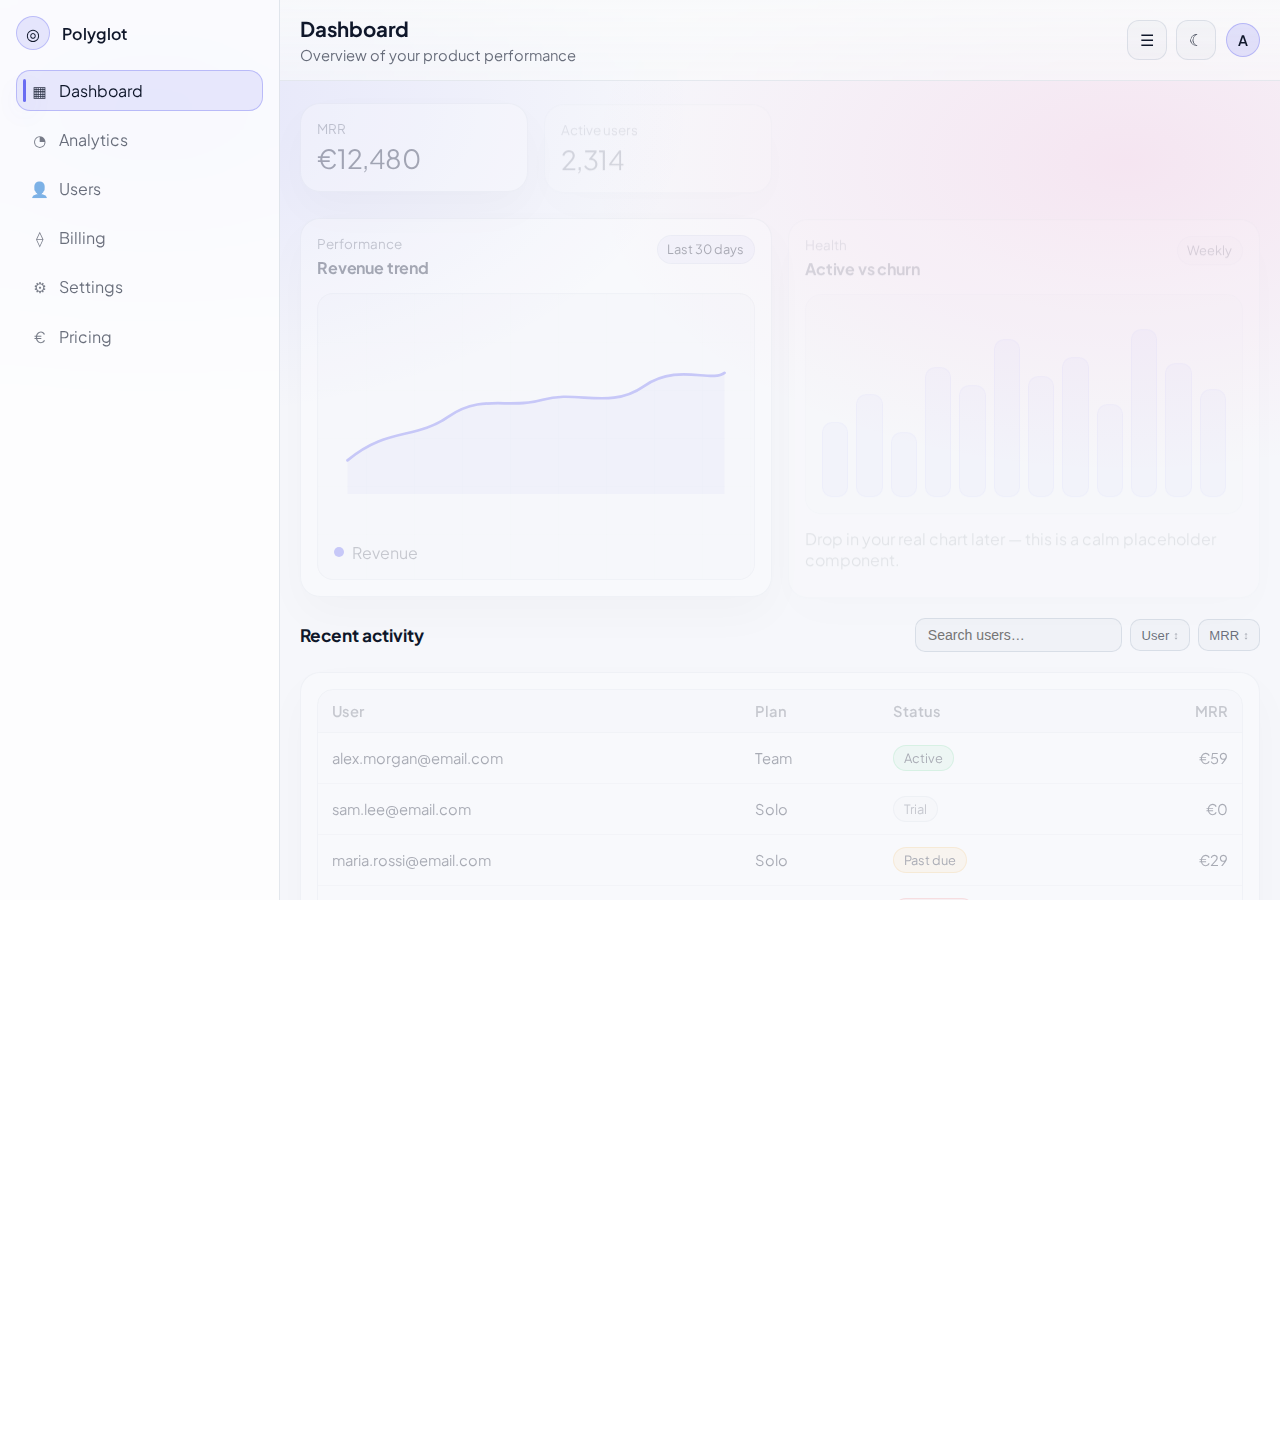
<file: index.html>
<!doctype html>
<html lang="en">
  <head>
    <meta charset="UTF-8" />
    <meta name="viewport" content="width=device-width, initial-scale=1.0" />
    <title>Polyglot Dashboard Kit</title>

    <!-- Instant redirect to the actual entry page -->
    <meta http-equiv="refresh" content="0; url=/src/dashboard.html" />

    <!-- Nice fallback for browsers that block refresh -->
    <link rel="canonical" href="/src/dashboard.html" />
  </head>

  <body>
    <p>
      Redirecting… If nothing happens,
      <a href="/src/dashboard.html">open the dashboard</a>.
    </p>
  </body>
</html>
</file>
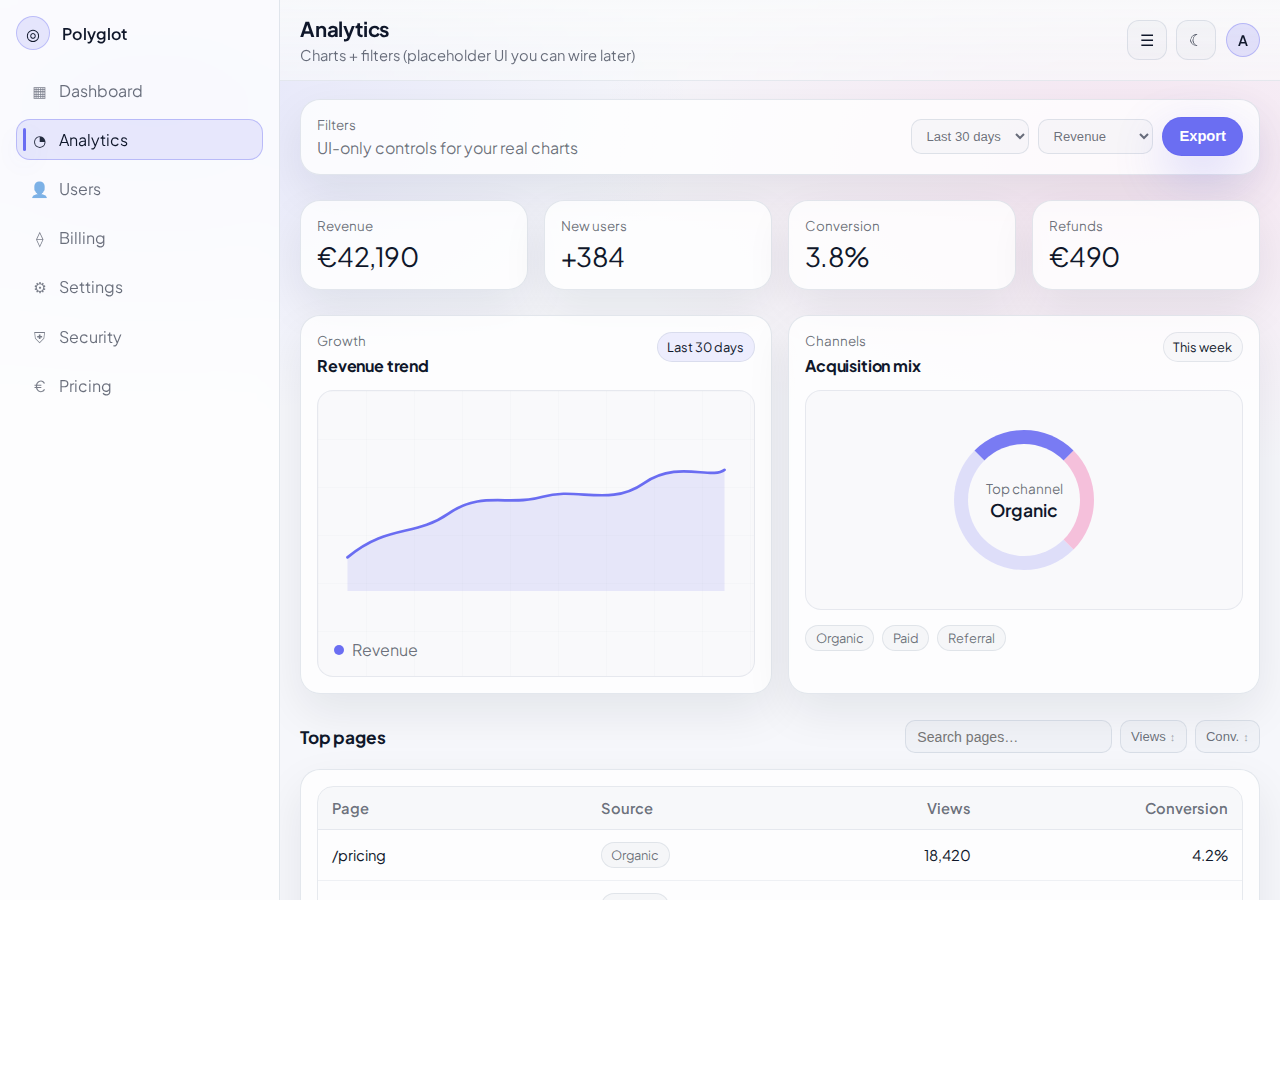
<file: src/analytics.html>
<!DOCTYPE html>
<html lang="en">
<head>
  <meta charset="UTF-8" />
  <meta name="viewport" content="width=device-width, initial-scale=1.0" />
  <title>Analytics · Polyglot Dashboard Kit</title>

  <link rel="preconnect" href="https://fonts.googleapis.com" />
  <link rel="preconnect" href="https://fonts.gstatic.com" crossorigin />
  <link
    href="https://fonts.googleapis.com/css2?family=Plus+Jakarta+Sans:wght@400;500;600;700&display=swap"
    rel="stylesheet"
  />

  <link rel="stylesheet" href="../style.css" />
  <script src="./main.js" defer></script>
</head>

<body class="page" data-sidebar="expanded" data-nav="closed">
  <div class="app-layout">

    <!-- SIDEBAR -->
    <aside class="sidebar">
      <div class="sidebar-header">
        <span class="logo-mark">◎</span>
        <span class="sidebar-title">Polyglot</span>
      </div>

      <nav class="sidebar-nav">
        <a class="nav-item" data-label="Dashboard" href="./dashboard.html">
          <span class="nav-icon" aria-hidden="true">▦</span>
          <span class="nav-label">Dashboard</span>
        </a>
        <a class="nav-item active" data-label="Analytics" href="./analytics.html">
          <span class="nav-icon" aria-hidden="true">◔</span>
          <span class="nav-label">Analytics</span>
        </a>
        <a class="nav-item" data-label="Users" href="./users.html">
          <span class="nav-icon" aria-hidden="true">👤</span>
          <span class="nav-label">Users</span>
        </a>
        <a class="nav-item" data-label="Billing" href="./billing.html">
          <span class="nav-icon" aria-hidden="true">⟠</span>
          <span class="nav-label">Billing</span>
        </a>
        <a class="nav-item" data-label="Settings" href="./settings.html">
          <span class="nav-icon" aria-hidden="true">⚙</span>
          <span class="nav-label">Settings</span>
        </a>
        <a class="nav-item" data-label="Security" href="./settings-security.html">
          <span class="nav-icon" aria-hidden="true">⛨</span>
          <span class="nav-label">Security</span>
        </a>
        <a class="nav-item" data-label="Pricing" href="./pricing.html">
          <span class="nav-icon" aria-hidden="true">€</span>
          <span class="nav-label">Pricing</span>
        </a>
      </nav>
    </aside>

    <!-- MOBILE OVERLAY -->
    <div class="overlay" data-overlay></div>

    <!-- MAIN -->
    <div class="app-main">

      <header class="app-header">
        <div>
          <h1 class="page-title">Analytics</h1>
          <p class="page-subtitle">Charts + filters (placeholder UI you can wire later)</p>
        </div>

        <div class="app-actions">
          <button class="sidebar-toggle" type="button" aria-label="Toggle sidebar" data-sidebar-toggle>
            <span class="sidebar-toggle-icon">☰</span>
          </button>

          <button class="theme-toggle" type="button" aria-label="Toggle theme" data-theme-toggle>
            <span class="theme-toggle-icon">☾</span>
          </button>

          <div class="avatar">A</div>
        </div>
      </header>

      <main class="app-content">

        <!-- FILTER BAR -->
        <section class="content-section">
          <div class="card reveal analytics-filterbar">
            <div class="analytics-filterbar-left">
              <p class="card-label" style="margin:0;">Filters</p>
              <p class="muted" style="margin:0;">UI-only controls for your real charts</p>
            </div>

            <div class="analytics-filterbar-right">
              <select class="table-sort" aria-label="Range" data-analytics-range>
                <option value="7">Last 7 days</option>
                <option value="30" selected>Last 30 days</option>
                <option value="90">Last 90 days</option>
              </select>

              <select class="table-sort" aria-label="Metric" data-analytics-metric>
                <option value="revenue" selected>Revenue</option>
                <option value="active">Active users</option>
                <option value="churn">Churn</option>
              </select>

              <button class="button button--primary" type="button">Export</button>
            </div>
          </div>
        </section>

        <!-- KPI STRIP -->
        <section class="grid grid--4">
          <article class="card reveal">
            <p class="card-label">Revenue</p>
            <p class="card-value">€42,190</p>
          </article>
          <article class="card reveal reveal-delay-1">
            <p class="card-label">New users</p>
            <p class="card-value">+384</p>
          </article>
          <article class="card reveal reveal-delay-2">
            <p class="card-label">Conversion</p>
            <p class="card-value">3.8%</p>
          </article>
          <article class="card reveal reveal-delay-3">
            <p class="card-label">Refunds</p>
            <p class="card-value">€490</p>
          </article>
        </section>

        <!-- CHARTS -->
        <section class="grid grid--2">
          <article class="card reveal">
            <header class="card-header">
              <div>
                <p class="card-label">Growth</p>
                <h3 class="card-title">Revenue trend</h3>
              </div>
              <div class="chip" data-analytics-chip>Last 30 days</div>
            </header>

            <div class="chart">
              <div class="chart-grid"></div>
              <svg class="chart-svg" viewBox="0 0 600 220" aria-label="Chart placeholder" role="img">
                <path class="chart-line" d="M20,170 C80,120 120,140 170,105 C220,70 260,95 310,80 C360,65 410,95 460,60 C510,25 560,55 580,40" />
                <path class="chart-fill" d="M20,170 C80,120 120,140 170,105 C220,70 260,95 310,80 C360,65 410,95 460,60 C510,25 560,55 580,40 L580,220 L20,220 Z" />
              </svg>

              <div class="chart-legend">
                <span class="legend-dot"></span>
                <span class="muted" data-analytics-legend>Revenue</span>
              </div>
            </div>
          </article>

          <article class="card reveal reveal-delay-1">
            <header class="card-header">
              <div>
                <p class="card-label">Channels</p>
                <h3 class="card-title">Acquisition mix</h3>
              </div>
              <div class="chip chip--ghost">This week</div>
            </header>

            <div class="donut" aria-label="Donut placeholder" role="img">
              <div class="donut-ring"></div>
              <div class="donut-label">
                <p class="donut-title">Top channel</p>
                <p class="donut-value">Organic</p>
              </div>
            </div>

            <div class="donut-legend">
              <span class="pill">Organic</span>
              <span class="pill">Paid</span>
              <span class="pill">Referral</span>
            </div>
          </article>
        </section>

        <!-- TABLE -->
        <section class="content-section">
          <header class="section-header section-header--table">
            <h2 class="section-title">Top pages</h2>
            <div class="table-controls">
              <input type="search" class="table-search" placeholder="Search pages…" aria-label="Search pages" />
              <button class="table-sort" type="button">Views <span class="sort-indicator">↕</span></button>
              <button class="table-sort" type="button">Conv. <span class="sort-indicator">↕</span></button>
            </div>
          </header>

          <div class="card reveal">
            <div class="table-wrap">
              <table class="table">
                <thead>
                  <tr>
                    <th>Page</th>
                    <th>Source</th>
                    <th style="text-align:right;">Views</th>
                    <th style="text-align:right;">Conversion</th>
                  </tr>
                </thead>
                <tbody>
                  <tr>
                    <td>/pricing</td>
                    <td><span class="pill">Organic</span></td>
                    <td style="text-align:right;">18,420</td>
                    <td style="text-align:right;">4.2%</td>
                  </tr>
                  <tr>
                    <td>/docs</td>
                    <td><span class="pill">Referral</span></td>
                    <td style="text-align:right;">9,104</td>
                    <td style="text-align:right;">1.8%</td>
                  </tr>
                  <tr>
                    <td>/onboarding</td>
                    <td><span class="pill">Paid</span></td>
                    <td style="text-align:right;">6,220</td>
                    <td style="text-align:right;">3.1%</td>
                  </tr>
                  <tr>
                    <td>/dashboard</td>
                    <td><span class="pill">Direct</span></td>
                    <td style="text-align:right;">4,891</td>
                    <td style="text-align:right;">—</td>
                  </tr>
                </tbody>
              </table>
            </div>
          </div>
        </section>

      </main>
    </div>
  </div>
</body>
</html>
</file>
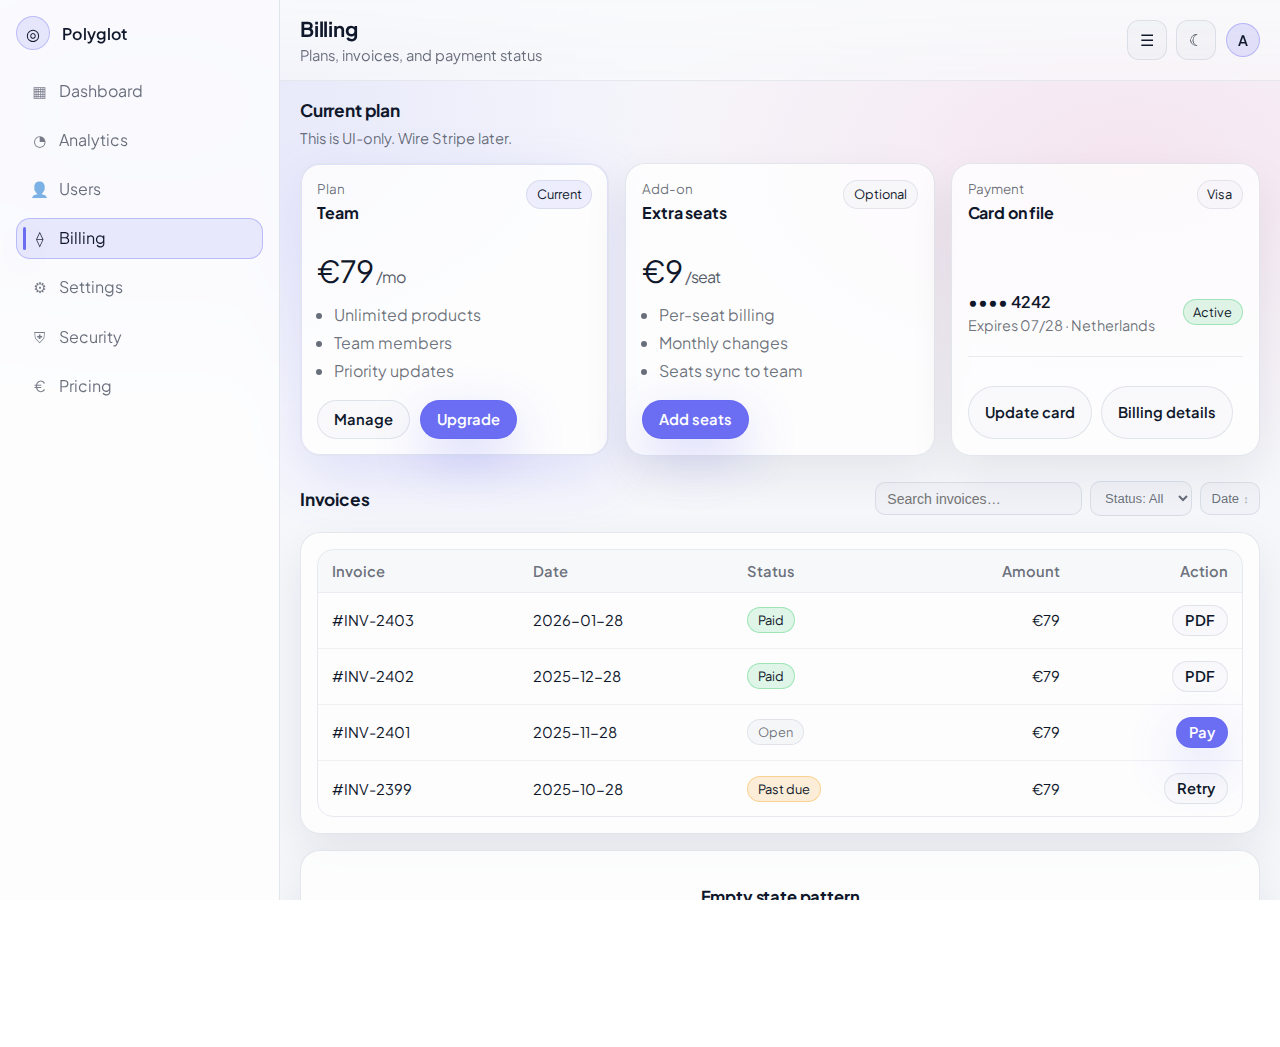
<file: src/billing.html>
<!DOCTYPE html>
<html lang="en">
<head>
  <meta charset="UTF-8" />
  <meta name="viewport" content="width=device-width, initial-scale=1.0" />
  <title>Billing · Polyglot Dashboard Kit</title>

  <link rel="preconnect" href="https://fonts.googleapis.com" />
  <link rel="preconnect" href="https://fonts.gstatic.com" crossorigin />
  <link
    href="https://fonts.googleapis.com/css2?family=Plus+Jakarta+Sans:wght@400;500;600;700&display=swap"
    rel="stylesheet"
  />

  <link rel="stylesheet" href="../style.css" />
  <script src="./main.js" defer></script>
</head>

<body class="page" data-sidebar="expanded" data-nav="closed">
  <div class="app-layout">

    <!-- SIDEBAR -->
    <aside class="sidebar">
      <div class="sidebar-header">
        <span class="logo-mark">◎</span>
        <span class="sidebar-title">Polyglot</span>
      </div>

      <nav class="sidebar-nav">
        <a class="nav-item" data-label="Dashboard" href="./dashboard.html">
          <span class="nav-icon" aria-hidden="true">▦</span>
          <span class="nav-label">Dashboard</span>
        </a>
        <a class="nav-item" data-label="Analytics" href="./analytics.html">
          <span class="nav-icon" aria-hidden="true">◔</span>
          <span class="nav-label">Analytics</span>
        </a>
        <a class="nav-item" data-label="Users" href="./users.html">
          <span class="nav-icon" aria-hidden="true">👤</span>
          <span class="nav-label">Users</span>
        </a>
        <a class="nav-item active" data-label="Billing" href="./billing.html">
          <span class="nav-icon" aria-hidden="true">⟠</span>
          <span class="nav-label">Billing</span>
        </a>
        <a class="nav-item" data-label="Settings" href="./settings.html">
          <span class="nav-icon" aria-hidden="true">⚙</span>
          <span class="nav-label">Settings</span>
        </a>
        <a class="nav-item" data-label="Security" href="./settings-security.html">
          <span class="nav-icon" aria-hidden="true">⛨</span>
          <span class="nav-label">Security</span>
        </a>
        <a class="nav-item" data-label="Pricing" href="./pricing.html">
          <span class="nav-icon" aria-hidden="true">€</span>
          <span class="nav-label">Pricing</span>
        </a>
      </nav>
    </aside>

    <!-- MOBILE OVERLAY -->
    <div class="overlay" data-overlay></div>

    <!-- MAIN -->
    <div class="app-main">
      <!-- TOP BAR -->
      <header class="app-header">
        <div>
          <h1 class="page-title">Billing</h1>
          <p class="page-subtitle">Plans, invoices, and payment status</p>
        </div>

        <div class="app-actions">
          <button class="sidebar-toggle" type="button" aria-label="Toggle sidebar" data-sidebar-toggle>
            <span class="sidebar-toggle-icon">☰</span>
          </button>

          <button class="theme-toggle" type="button" aria-label="Toggle theme" data-theme-toggle>
            <span class="theme-toggle-icon">☾</span>
          </button>

          <div class="avatar">A</div>
        </div>
      </header>

      <main class="app-content">

        <!-- PLAN OVERVIEW -->
        <section class="content-section">
          <header class="section-header">
            <h2 class="section-title">Current plan</h2>
            <p class="page-subtitle">This is UI-only. Wire Stripe later.</p>
          </header>

          <div class="grid grid--3">
            <article class="card reveal plan-card plan-card--current">
              <header class="card-header">
                <div>
                  <p class="card-label">Plan</p>
                  <h3 class="card-title">Team</h3>
                </div>
                <div class="chip">Current</div>
              </header>

              <p class="plan-price">€79<span class="plan-price-muted">/mo</span></p>
              <ul class="plan-list">
                <li>Unlimited products</li>
                <li>Team members</li>
                <li>Priority updates</li>
              </ul>

              <div class="plan-actions">
                <a class="button button--ghost" href="#">Manage</a>
                <a class="button button--primary" href="#">Upgrade</a>
              </div>
            </article>

            <article class="card reveal reveal-delay-1 plan-card">
              <header class="card-header">
                <div>
                  <p class="card-label">Add-on</p>
                  <h3 class="card-title">Extra seats</h3>
                </div>
                <div class="chip chip--ghost">Optional</div>
              </header>

              <p class="plan-price">€9<span class="plan-price-muted">/seat</span></p>
              <ul class="plan-list">
                <li>Per-seat billing</li>
                <li>Monthly changes</li>
                <li>Seats sync to team</li>
              </ul>

              <div class="plan-actions">
                <a class="button button--primary" href="#">Add seats</a>
              </div>
            </article>

            <article class="card reveal reveal-delay-2 plan-card">
              <header class="card-header">
                <div>
                  <p class="card-label">Payment</p>
                  <h3 class="card-title">Card on file</h3>
                </div>
                <div class="chip chip--ghost">Visa</div>
              </header>

              <div class="key-row" style="margin-top: 0.25rem;">
                <div>
                  <p class="key-title">•••• 4242</p>
                  <p class="key-meta muted">Expires 07/28 · Netherlands</p>
                </div>
                <span class="pill pill--good">Active</span>
              </div>

              <div class="plan-actions" style="margin-top: 1rem;">
                <a class="button button--ghost" href="#">Update card</a>
                <a class="button button--ghost" href="#">Billing details</a>
              </div>
            </article>
          </div>
        </section>

        <!-- INVOICES -->
        <section class="content-section">
          <header class="section-header section-header--table">
            <h2 class="section-title">Invoices</h2>

            <div class="table-controls">
              <input
                type="search"
                class="table-search"
                placeholder="Search invoices…"
                aria-label="Search invoices"
                data-invoices-search
              />

              <select class="table-sort" aria-label="Filter by status" data-invoices-status>
                <option value="all">Status: All</option>
                <option value="paid">Paid</option>
                <option value="open">Open</option>
                <option value="past-due">Past due</option>
              </select>

              <button class="table-sort" type="button">
                Date <span class="sort-indicator">↕</span>
              </button>
            </div>
          </header>

          <div class="card reveal">
            <div class="table-wrap">
              <table class="table" data-invoices-table>
                <thead>
                  <tr>
                    <th>Invoice</th>
                    <th>Date</th>
                    <th>Status</th>
                    <th style="text-align:right;">Amount</th>
                    <th style="text-align:right;">Action</th>
                  </tr>
                </thead>
                <tbody>
                  <tr data-status="paid">
                    <td>#INV-2403</td>
                    <td>2026-01-28</td>
                    <td><span class="pill pill--good">Paid</span></td>
                    <td style="text-align:right;">€79</td>
                    <td style="text-align:right;"><a class="button button--ghost" href="#" style="padding:0.45rem 0.75rem;">PDF</a></td>
                  </tr>
                  <tr data-status="paid">
                    <td>#INV-2402</td>
                    <td>2025-12-28</td>
                    <td><span class="pill pill--good">Paid</span></td>
                    <td style="text-align:right;">€79</td>
                    <td style="text-align:right;"><a class="button button--ghost" href="#" style="padding:0.45rem 0.75rem;">PDF</a></td>
                  </tr>
                  <tr data-status="open">
                    <td>#INV-2401</td>
                    <td>2025-11-28</td>
                    <td><span class="pill">Open</span></td>
                    <td style="text-align:right;">€79</td>
                    <td style="text-align:right;"><a class="button button--primary" href="#" style="padding:0.45rem 0.75rem;">Pay</a></td>
                  </tr>
                  <tr data-status="past-due">
                    <td>#INV-2399</td>
                    <td>2025-10-28</td>
                    <td><span class="pill pill--warn">Past due</span></td>
                    <td style="text-align:right;">€79</td>
                    <td style="text-align:right;"><a class="button button--ghost" href="#" style="padding:0.45rem 0.75rem;">Retry</a></td>
                  </tr>
                </tbody>
              </table>
            </div>
          </div>

          <div class="card reveal reveal-delay-1">
            <div class="empty">
              <h3 class="empty-title">Empty state pattern</h3>
              <p class="empty-text">
                If your user has no invoices yet, drop this card in place of the table.
              </p>
              <div class="hero-actions" style="justify-content:center;">
                <a href="#" class="button button--primary">Create first invoice</a>
                <a href="#" class="button button--ghost">Learn more</a>
              </div>
            </div>
          </div>
        </section>

      </main>
    </div>
  </div>
</body>
</html>
</file>
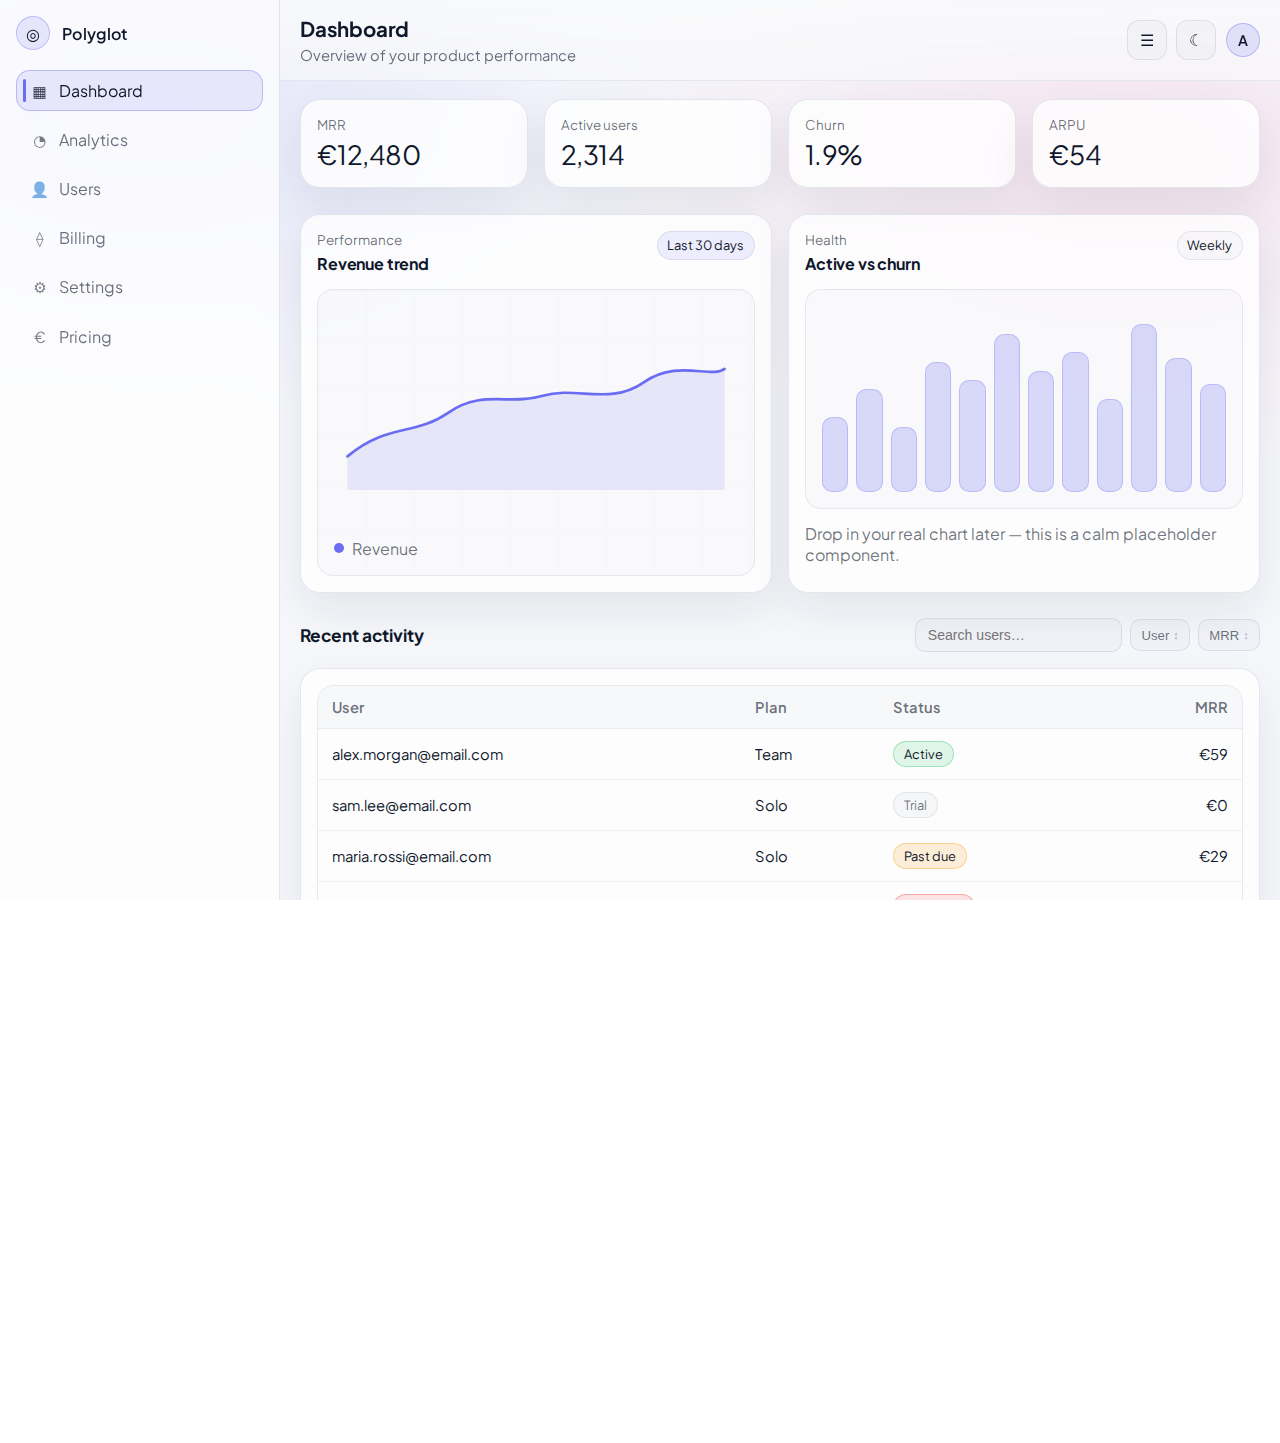
<file: src/dashboard.html>
<!DOCTYPE html>
<html lang="en">
<head>
  <meta charset="UTF-8" />
  <meta name="viewport" content="width=device-width, initial-scale=1.0" />
  <title>Dashboard · Polyglot Dashboard Kit</title>

  <link rel="preconnect" href="https://fonts.googleapis.com" />
  <link rel="preconnect" href="https://fonts.gstatic.com" crossorigin />
  <link
    href="https://fonts.googleapis.com/css2?family=Plus+Jakarta+Sans:wght@400;500;600;700&display=swap"
    rel="stylesheet"
  />

  <link rel="stylesheet" href="../style.css" />
  <script src="./main.js" defer></script>
</head>

<body class="page" data-sidebar="expanded" data-nav="closed">
  <div class="app-layout">

    <!-- SIDEBAR -->
    <aside class="sidebar">
      <div class="sidebar-header">
        <span class="logo-mark">◎</span>
        <span class="sidebar-title">Polyglot</span>
      </div>

      <nav class="sidebar-nav">
        <a class="nav-item active" data-label="Dashboard" href="dashboard.html">
          <span class="nav-icon" aria-hidden="true">▦</span>
          <span class="nav-label">Dashboard</span>
        </a>
        <a class="nav-item" data-label="Analytics" href="#">
          <span class="nav-icon" aria-hidden="true">◔</span>
          <span class="nav-label">Analytics</span>
        </a>
        <a class="nav-item" data-label="Users" href="users.html">
          <span class="nav-icon" aria-hidden="true">👤</span>
          <span class="nav-label">Users</span>
        </a>
        <a class="nav-item" data-label="Billing" href="#">
          <span class="nav-icon" aria-hidden="true">⟠</span>
          <span class="nav-label">Billing</span>
        </a>
        <a class="nav-item" data-label="Settings" href="settings.html">
          <span class="nav-icon" aria-hidden="true">⚙</span>
          <span class="nav-label">Settings</span>
        </a>
        <a class="nav-item" data-label="Pricing" href="pricing.html">
          <span class="nav-icon" aria-hidden="true">€</span>
          <span class="nav-label">Pricing</span>
        </a>
      </nav>
    </aside>

<!-- MOBILE OVERLAY -->
<div class="overlay" data-overlay></div>

<!-- MAIN -->
<div class="app-main">
      <!-- TOP BAR -->
      <header class="app-header">
        <div>
          <h1 class="page-title">Dashboard</h1>
          <p class="page-subtitle">Overview of your product performance</p>
        </div>

        <div class="app-actions">
  <button class="sidebar-toggle" type="button" aria-label="Toggle sidebar" data-sidebar-toggle>
    <span class="sidebar-toggle-icon">☰</span>
  </button>

  <button class="theme-toggle" type="button" aria-label="Toggle theme" data-theme-toggle>
    <span class="theme-toggle-icon">☾</span>
  </button>

  <div class="avatar">A</div>
</div>
      </header>

      <!-- CONTENT -->
      <main class="app-content">

        <!-- KPI CARDS -->
         <section class="grid grid--4">
  <article class="card reveal">
    <p class="card-label">MRR</p>
    <p class="card-value">€12,480</p>
  </article>

  <article class="card reveal reveal-delay-1">
    <p class="card-label">Active users</p>
    <p class="card-value">2,314</p>
  </article>

  <article class="card reveal reveal-delay-2">
    <p class="card-label">Churn</p>
    <p class="card-value">1.9%</p>
  </article>

  <article class="card reveal reveal-delay-3">
    <p class="card-label">ARPU</p>
    <p class="card-value">€54</p>
  </article>
</section>
        <!-- CHARTS -->
<section class="grid grid--2">
  <article class="card reveal">
    <header class="card-header">
      <div>
        <p class="card-label">Performance</p>
        <h3 class="card-title">Revenue trend</h3>
      </div>
      <div class="chip">Last 30 days</div>
    </header>

    <div class="chart">
      <div class="chart-grid"></div>
      <svg class="chart-svg" viewBox="0 0 600 220" aria-label="Chart placeholder" role="img">
        <path class="chart-line" d="M20,170 C80,120 120,140 170,105 C220,70 260,95 310,80 C360,65 410,95 460,60 C510,25 560,55 580,40" />
        <path class="chart-fill" d="M20,170 C80,120 120,140 170,105 C220,70 260,95 310,80 C360,65 410,95 460,60 C510,25 560,55 580,40 L580,220 L20,220 Z" />
      </svg>

      <div class="chart-legend">
        <span class="legend-dot"></span>
        <span class="muted">Revenue</span>
      </div>
    </div>
  </article>

  <article class="card reveal reveal-delay-1">
    <header class="card-header">
      <div>
        <p class="card-label">Health</p>
        <h3 class="card-title">Active vs churn</h3>
      </div>
      <div class="chip chip--ghost">Weekly</div>
    </header>

    <div class="mini-bars" aria-label="Bar placeholder" role="img">
      <div class="bar" style="height: 40%"></div>
      <div class="bar" style="height: 55%"></div>
      <div class="bar" style="height: 35%"></div>
      <div class="bar" style="height: 70%"></div>
      <div class="bar" style="height: 60%"></div>
      <div class="bar" style="height: 85%"></div>
      <div class="bar" style="height: 65%"></div>
      <div class="bar" style="height: 75%"></div>
      <div class="bar" style="height: 50%"></div>
      <div class="bar" style="height: 90%"></div>
      <div class="bar" style="height: 72%"></div>
      <div class="bar" style="height: 58%"></div>
    </div>

    <p class="muted" style="margin-top: 0.9rem;">Drop in your real chart later — this is a calm placeholder component.</p>
  </article>
</section>

        <!-- DATA -->
        <section class="content-section">
          <header class="section-header section-header--table">
            <h2 class="section-title">Recent activity</h2>

            <div class="table-controls">
              <input
                type="search"
                class="table-search"
                placeholder="Search users…"
                aria-label="Search users"
              />

              <button class="table-sort" data-sort="user" type="button">
                User
                <span class="sort-indicator">↕</span>
              </button>

              <button class="table-sort" data-sort="mrr" type="button">
                MRR
                <span class="sort-indicator">↕</span>
              </button>
            </div>
          </header>

          <div class="card reveal">
  <div class="table-wrap">
    <table class="table">
      <thead>
        <tr>
          <th>User</th>
          <th>Plan</th>
          <th>Status</th>
          <th style="text-align:right;">MRR</th>
        </tr>
      </thead>
      <tbody>
        <tr>
          <td>alex.morgan@email.com</td>
          <td>Team</td>
          <td><span class="pill pill--good">Active</span></td>
          <td style="text-align:right;">€59</td>
        </tr>
        <tr>
          <td>sam.lee@email.com</td>
          <td>Solo</td>
          <td><span class="pill">Trial</span></td>
          <td style="text-align:right;">€0</td>
        </tr>
        <tr>
          <td>maria.rossi@email.com</td>
          <td>Solo</td>
          <td><span class="pill pill--warn">Past due</span></td>
          <td style="text-align:right;">€29</td>
        </tr>
        <tr>
          <td>noah.khan@email.com</td>
          <td>Team</td>
          <td><span class="pill pill--bad">Canceled</span></td>
          <td style="text-align:right;">€0</td>
        </tr>
      </tbody>
    </table>
  </div>
</div>
        </section>

        <!-- ACTIVITY -->
        <section class="content-section">
          <header class="section-header">
            <h2 class="section-title">Activity feed</h2>
          </header>

          <div class="card reveal">
            <ul class="activity-list">
              <li>User signed up</li>
              <li>Subscription upgraded</li>
              <li>Invoice paid</li>
            </ul>
          </div>
        </section>

        <section class="content-section">
  <header class="section-header">
    <h2 class="section-title">Empty state</h2>
  </header>

  <div class="card reveal reveal-delay-2">
    <div class="empty">
      <h3 class="empty-title">No reports yet</h3>
      <p class="empty-text">
        When your product starts collecting data, reports will show up here. This card is an empty-state template you can reuse anywhere.
      </p>
      <div class="hero-actions" style="justify-content:center;">
        <a href="#" class="button button--primary">Create report</a>
        <a href="#" class="button button--ghost">Learn more</a>
      </div>
    </div>
  </div>
</section>
      </main>
    </div>
  </div>
</body>
</html>
</file>
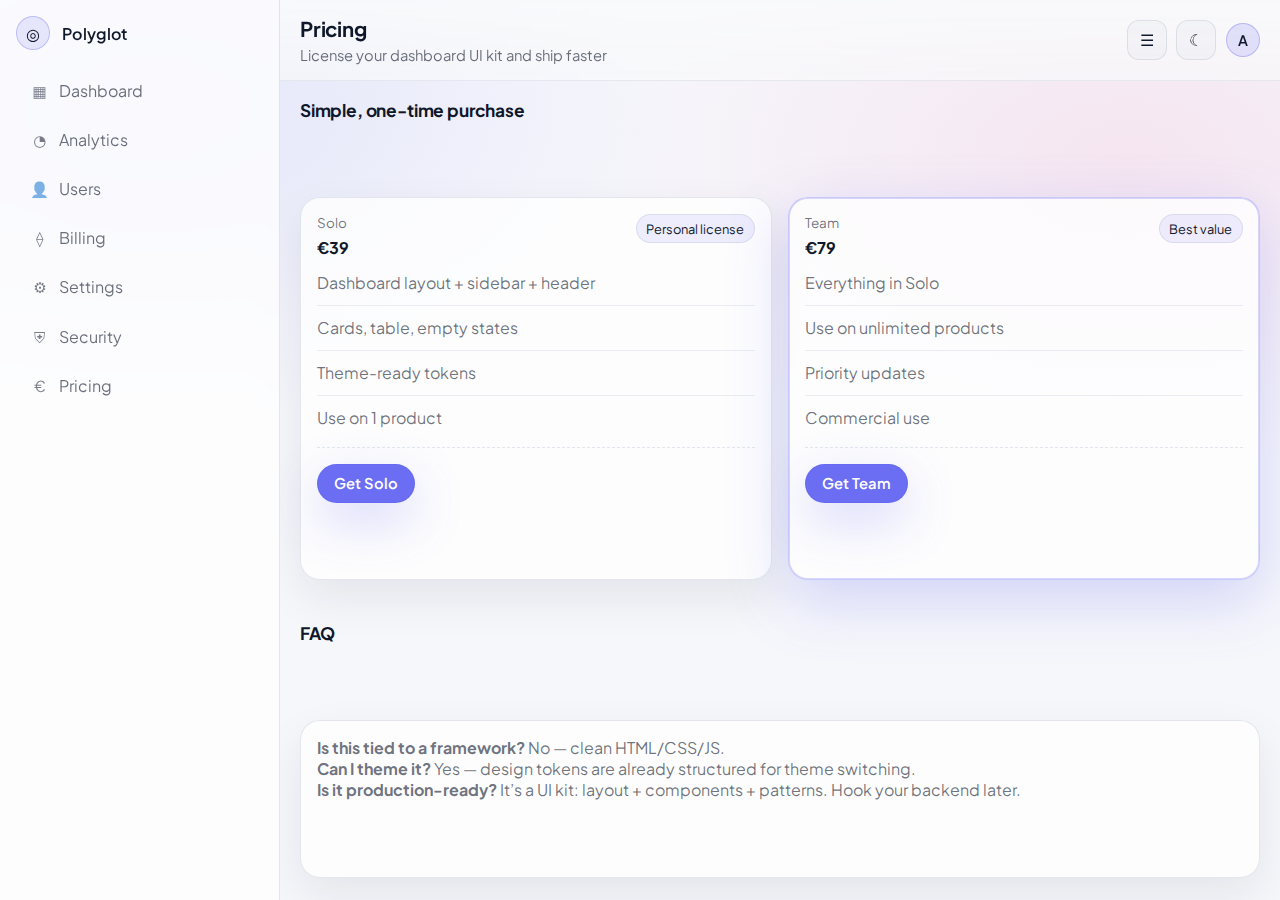
<file: src/pricing.html>
<!DOCTYPE html>
<html lang="en">
<head>
  <meta charset="UTF-8" />
  <meta name="viewport" content="width=device-width, initial-scale=1.0" />
  <title>Pricing · Polyglot Dashboard Kit</title>

  <link rel="preconnect" href="https://fonts.googleapis.com" />
  <link rel="preconnect" href="https://fonts.gstatic.com" crossorigin />
  <link
    href="https://fonts.googleapis.com/css2?family=Plus+Jakarta+Sans:wght@400;500;600;700&display=swap"
    rel="stylesheet"
  />

  <link rel="stylesheet" href="../style.css" />
  <script src="./main.js" defer></script>
</head>

<body class="page" data-sidebar="expanded" data-nav="closed">
  <div class="app-layout">

    <aside class="sidebar">
      <div class="sidebar-header">
        <span class="logo-mark">◎</span>
        <span class="sidebar-title">Polyglot</span>
      </div>

      <nav class="sidebar-nav">
        <a class="nav-item" data-label="Dashboard" href="./dashboard.html">
          <span class="nav-icon" aria-hidden="true">▦</span>
          <span class="nav-label">Dashboard</span>
        </a>
        <a class="nav-item" data-label="Analytics" href="./analytics.html">
          <span class="nav-icon" aria-hidden="true">◔</span>
          <span class="nav-label">Analytics</span>
        </a>
        <a class="nav-item" data-label="Users" href="./users.html">
          <span class="nav-icon" aria-hidden="true">👤</span>
          <span class="nav-label">Users</span>
        </a>
        <a class="nav-item" data-label="Billing" href="./billing.html">
          <span class="nav-icon" aria-hidden="true">⟠</span>
          <span class="nav-label">Billing</span>
        </a>
        <a class="nav-item" data-label="Settings" href="./settings.html">
          <span class="nav-icon" aria-hidden="true">⚙</span>
          <span class="nav-label">Settings</span>
        </a>
        <a class="nav-item" data-label="Security" href="./settings-security.html">
          <span class="nav-icon" aria-hidden="true">⛨</span>
          <span class="nav-label">Security</span>
        </a>
        <a class="nav-item" data-label="Pricing" href="./pricing.html">
          <span class="nav-icon" aria-hidden="true">€</span>
          <span class="nav-label">Pricing</span>
        </a>
      </nav>
    </aside>

    <div class="overlay" data-overlay></div>

    <div class="app-main">
      <header class="app-header">
        <div>
          <h1 class="page-title">Pricing</h1>
          <p class="page-subtitle">License your dashboard UI kit and ship faster</p>
        </div>

        <div class="app-actions">
          <button class="sidebar-toggle" type="button" aria-label="Toggle sidebar" data-sidebar-toggle>
            <span class="sidebar-toggle-icon">☰</span>
          </button>

          <button class="theme-toggle" type="button" aria-label="Toggle theme" data-theme-toggle>
            <span class="theme-toggle-icon">☾</span>
          </button>

          <div class="avatar">A</div>
        </div>
      </header>

      <main class="app-content">

        <section class="content-section">
          <header class="section-header">
            <h2 class="section-title">Simple, one-time purchase</h2>
          </header>

          <section class="grid grid--2">
            <article class="card reveal">
              <header class="card-header">
                <div>
                  <p class="card-label">Solo</p>
                  <h3 class="card-title">€39</h3>
                </div>
                <div class="chip">Personal license</div>
              </header>

              <ul class="activity-list">
                <li>Dashboard layout + sidebar + header</li>
                <li>Cards, table, empty states</li>
                <li>Theme-ready tokens</li>
                <li>Use on 1 product</li>
              </ul>

              <div class="pricing-card-actions">
  <a class="button button--primary" href="#">Get Solo</a>
</div>
            </article>

            <article class="card reveal reveal-delay-1 pricing-card--highlight" style="border-color: rgba(99,102,241,0.35);">
              <header class="card-header">
                <div>
                  <p class="card-label">Team</p>
                  <h3 class="card-title">€79</h3>
                </div>
                <div class="chip">Best value</div>
              </header>

              <ul class="activity-list">
                <li>Everything in Solo</li>
                <li>Use on unlimited products</li>
                <li>Priority updates</li>
                <li>Commercial use</li>
              </ul>

              <div class="pricing-card-actions">
  <a class="button button--primary" href="#">Get Team</a>
</div>
            </article>
          </section>
        </section>

        <section class="content-section" id="pricing-faq">
  <header class="section-header">
    <h2 class="section-title">FAQ</h2>
  </header>

          <div class="card reveal">
            <p class="muted"><strong>Is this tied to a framework?</strong> No — clean HTML/CSS/JS.</p>
            <p class="muted"><strong>Can I theme it?</strong> Yes — design tokens are already structured for theme switching.</p>
            <p class="muted"><strong>Is it production-ready?</strong> It’s a UI kit: layout + components + patterns. Hook your backend later.</p>
          </div>
        </section>

      </main>
    </div>
  </div>
</body>
</html>
</file>
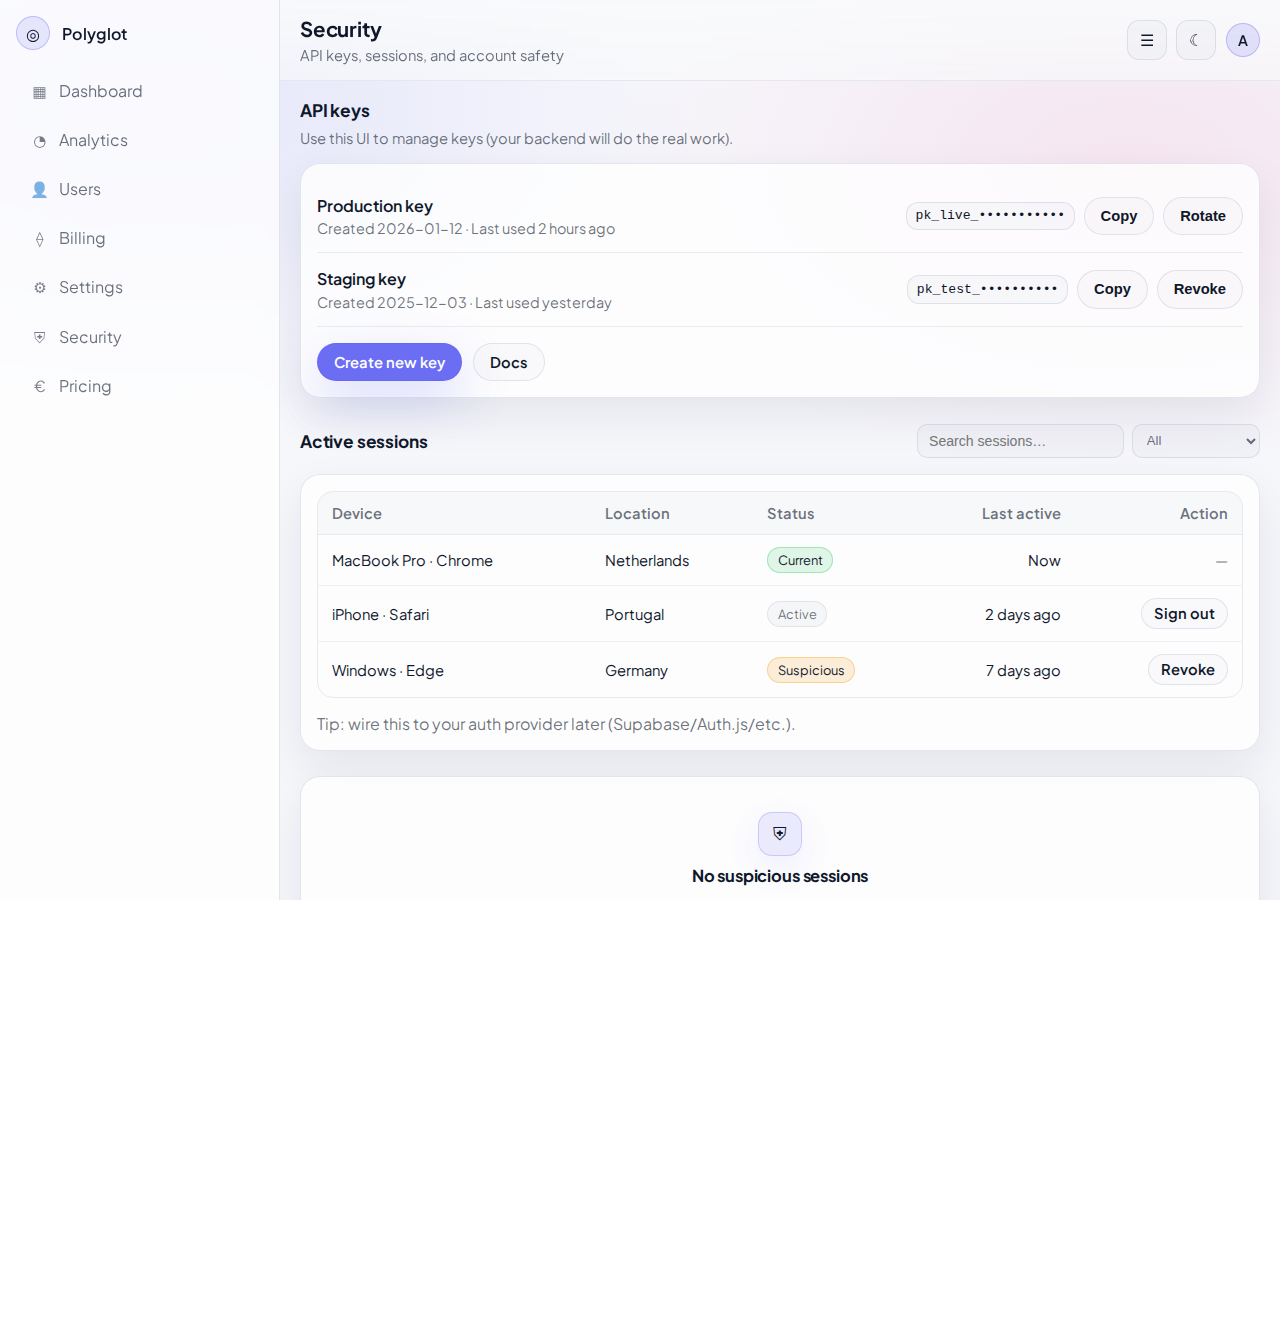
<file: src/settings-security.html>
<!DOCTYPE html>
<html lang="en">
<head>
  <meta charset="UTF-8" />
  <meta name="viewport" content="width=device-width, initial-scale=1.0" />
  <title>Security · Polyglot Dashboard Kit</title>

  <link rel="preconnect" href="https://fonts.googleapis.com" />
  <link rel="preconnect" href="https://fonts.gstatic.com" crossorigin />
  <link
    href="https://fonts.googleapis.com/css2?family=Plus+Jakarta+Sans:wght@400;500;600;700&display=swap"
    rel="stylesheet"
  />

  <link rel="stylesheet" href="../style.css" />
  <script src="./main.js" defer></script>
</head>

<body class="page" data-sidebar="expanded" data-nav="closed">
  <div class="app-layout">

    <!-- SIDEBAR -->
    <aside class="sidebar">
      <div class="sidebar-header">
        <span class="logo-mark">◎</span>
        <span class="sidebar-title">Polyglot</span>
      </div>

      <nav class="sidebar-nav">
        <a class="nav-item" data-label="Dashboard" href="./dashboard.html">
          <span class="nav-icon" aria-hidden="true">▦</span>
          <span class="nav-label">Dashboard</span>
        </a>
        <a class="nav-item" data-label="Analytics" href="./analytics.html">
          <span class="nav-icon" aria-hidden="true">◔</span>
          <span class="nav-label">Analytics</span>
        </a>
        <a class="nav-item" data-label="Users" href="./users.html">
          <span class="nav-icon" aria-hidden="true">👤</span>
          <span class="nav-label">Users</span>
        </a>
        <a class="nav-item" data-label="Billing" href="./billing.html">
          <span class="nav-icon" aria-hidden="true">⟠</span>
          <span class="nav-label">Billing</span>
        </a>
        <a class="nav-item" data-label="Settings" href="./settings.html">
          <span class="nav-icon" aria-hidden="true">⚙</span>
          <span class="nav-label">Settings</span>
        </a>
        <a class="nav-item" data-label="Security" href="./settings-security.html">
          <span class="nav-icon" aria-hidden="true">⛨</span>
          <span class="nav-label">Security</span>
        </a>
        <a class="nav-item" data-label="Pricing" href="./pricing.html">
          <span class="nav-icon" aria-hidden="true">€</span>
          <span class="nav-label">Pricing</span>
        </a>
      </nav>
    </aside>

    <!-- MOBILE OVERLAY -->
    <div class="overlay" data-overlay></div>

    <!-- MAIN -->
    <div class="app-main">
      <header class="app-header">
        <div>
          <h1 class="page-title">Security</h1>
          <p class="page-subtitle">API keys, sessions, and account safety</p>
        </div>

        <div class="app-actions">
          <button class="sidebar-toggle" type="button" aria-label="Toggle sidebar" data-sidebar-toggle>
            <span class="sidebar-toggle-icon">☰</span>
          </button>

          <button class="theme-toggle" type="button" aria-label="Toggle theme" data-theme-toggle>
            <span class="theme-toggle-icon">☾</span>
          </button>

          <div class="avatar">A</div>
        </div>
      </header>

      <main class="app-content">

        <!-- API KEYS -->
        <section class="content-section">
          <header class="section-header">
            <h2 class="section-title">API keys</h2>
            <p class="page-subtitle">Use this UI to manage keys (your backend will do the real work).</p>
          </header>

          <div class="card reveal">
            <div class="key-row">
              <div>
                <p class="key-title">Production key</p>
                <p class="key-meta muted">Created 2026-01-12 · Last used 2 hours ago</p>
              </div>
              <div class="key-actions">
                <span class="code-pill">pk_live_•••••••••••</span>
                <button class="button button--ghost" type="button">Copy</button>
                <button class="button button--ghost" type="button">Rotate</button>
              </div>
            </div>

            <div class="key-row">
              <div>
                <p class="key-title">Staging key</p>
                <p class="key-meta muted">Created 2025-12-03 · Last used yesterday</p>
              </div>
              <div class="key-actions">
                <span class="code-pill">pk_test_••••••••••</span>
                <button class="button button--ghost" type="button">Copy</button>
                <button class="button button--ghost" type="button">Revoke</button>
              </div>
            </div>

            <div class="hero-actions" style="margin-top: 1rem;">
              <a href="#" class="button button--primary">Create new key</a>
              <a href="#" class="button button--ghost">Docs</a>
            </div>
          </div>
        </section>

        <!-- SESSIONS -->
        <section class="content-section">
          <header class="section-header section-header--table">
            <h2 class="section-title">Active sessions</h2>
            <div class="table-controls">
              <input type="search" class="table-search" placeholder="Search sessions…" aria-label="Search sessions" />
              <select class="table-sort" aria-label="Filter sessions">
                <option>All</option>
                <option>Current device</option>
                <option>Other devices</option>
              </select>
            </div>
          </header>

          <div class="card reveal">
            <div class="table-wrap">
              <table class="table">
                <thead>
                  <tr>
                    <th>Device</th>
                    <th>Location</th>
                    <th>Status</th>
                    <th style="text-align:right;">Last active</th>
                    <th style="text-align:right;">Action</th>
                  </tr>
                </thead>
                <tbody>
                  <tr>
                    <td>MacBook Pro · Chrome</td>
                    <td>Netherlands</td>
                    <td><span class="pill pill--good">Current</span></td>
                    <td style="text-align:right;">Now</td>
                    <td style="text-align:right;"><span class="muted">—</span></td>
                  </tr>
                  <tr>
                    <td>iPhone · Safari</td>
                    <td>Portugal</td>
                    <td><span class="pill">Active</span></td>
                    <td style="text-align:right;">2 days ago</td>
                    <td style="text-align:right;"><a class="button button--ghost" href="#" style="padding:0.45rem 0.75rem;">Sign out</a></td>
                  </tr>
                  <tr>
                    <td>Windows · Edge</td>
                    <td>Germany</td>
                    <td><span class="pill pill--warn">Suspicious</span></td>
                    <td style="text-align:right;">7 days ago</td>
                    <td style="text-align:right;"><a class="button button--ghost" href="#" style="padding:0.45rem 0.75rem;">Revoke</a></td>
                  </tr>
                </tbody>
              </table>
            </div>

            <p class="muted" style="margin-top: 0.9rem;">
              Tip: wire this to your auth provider later (Supabase/Auth.js/etc.).
            </p>
          </div>
        </section>

        <div class="card reveal reveal-delay-2">
  <div class="empty">
    <div class="empty-icon" aria-hidden="true">⛨</div>
    <h3 class="empty-title">No suspicious sessions</h3>
    <p class="empty-text">
      When your auth provider flags risky logins, show them here. This is UI-only placeholder content.
    </p>
    <div class="empty-actions">
      <a href="#" class="button button--primary">View audit log</a>
      <a href="#" class="button button--ghost">Security tips</a>
    </div>
  </div>
</div>

        <!-- DANGER ZONE -->
        <section class="content-section">
          <header class="section-header">
            <h2 class="section-title">Danger zone</h2>
            <p class="page-subtitle">High-risk actions should be visually separated.</p>
          </header>

          <div class="card reveal reveal-delay-1 danger">
            <div class="danger-row">
              <div>
                <p class="danger-title">Reset 2FA</p>
                <p class="danger-meta muted">If you lose your authenticator, you can reset it here.</p>
              </div>
              <button class="button danger-button" type="button">Reset</button>
            </div>

            <div class="danger-row">
              <div>
                <p class="danger-title">Delete account</p>
                <p class="danger-meta muted">Permanently deletes all data. No undo.</p>
              </div>
              <button class="button danger-button" type="button">Delete</button>
            </div>
          </div>
        </section>

      </main>
    </div>
  </div>
</body>
</html>
</file>
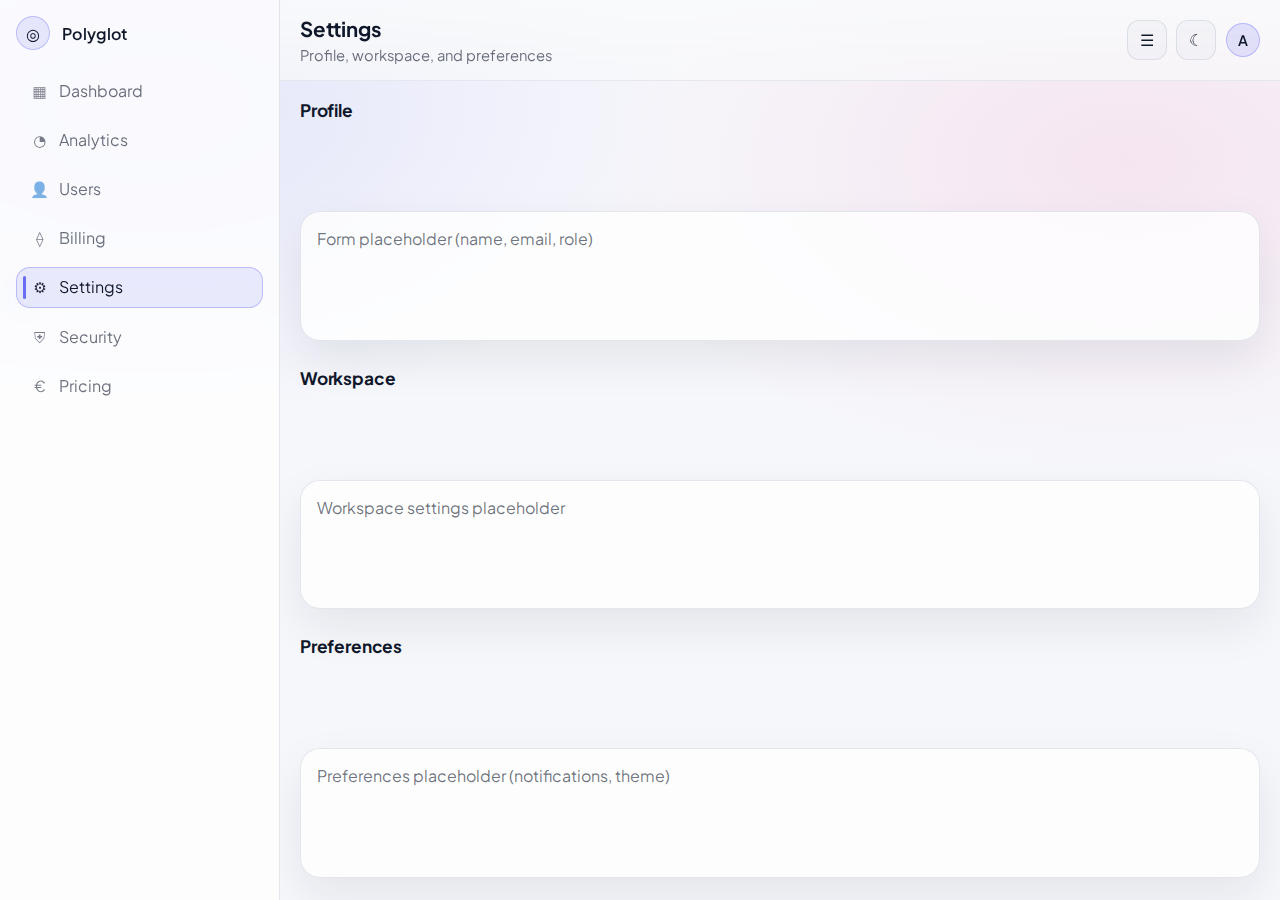
<file: src/settings.html>
<!DOCTYPE html>
<html lang="en">
<head>
  <meta charset="UTF-8" />
  <meta name="viewport" content="width=device-width, initial-scale=1.0" />
  <title>Settings · Polyglot Dashboard Kit</title>

  <link rel="preconnect" href="https://fonts.googleapis.com" />
  <link rel="preconnect" href="https://fonts.gstatic.com" crossorigin />
  <link
    href="https://fonts.googleapis.com/css2?family=Plus+Jakarta+Sans:wght@400;500;600;700&display=swap"
    rel="stylesheet"
  />

  <link rel="stylesheet" href="../style.css" />
  <script src="./main.js" defer></script>
</head>

<body class="page" data-sidebar="expanded" data-nav="closed">
  <div class="app-layout">

    <!-- SIDEBAR -->
    <aside class="sidebar">
      <div class="sidebar-header">
        <span class="logo-mark">◎</span>
        <span class="sidebar-title">Polyglot</span>
      </div>

      <nav class="sidebar-nav">
        <a class="nav-item" data-label="Dashboard" href="./dashboard.html">
          <span class="nav-icon" aria-hidden="true">▦</span>
          <span class="nav-label">Dashboard</span>
        </a>
        <a class="nav-item" data-label="Analytics" href="./analytics.html">
          <span class="nav-icon" aria-hidden="true">◔</span>
          <span class="nav-label">Analytics</span>
        </a>
        <a class="nav-item" data-label="Users" href="./users.html">
          <span class="nav-icon" aria-hidden="true">👤</span>
          <span class="nav-label">Users</span>
        </a>
        <a class="nav-item" data-label="Billing" href="./billing.html">
          <span class="nav-icon" aria-hidden="true">⟠</span>
          <span class="nav-label">Billing</span>
        </a>
        <a class="nav-item active" data-label="Settings" href="./settings.html">
          <span class="nav-icon" aria-hidden="true">⚙</span>
          <span class="nav-label">Settings</span>
        </a>
        <a class="nav-item" data-label="Security" href="./settings-security.html">
          <span class="nav-icon" aria-hidden="true">⛨</span>
          <span class="nav-label">Security</span>
        </a>
        <a class="nav-item" data-label="Pricing" href="./pricing.html">
          <span class="nav-icon" aria-hidden="true">€</span>
          <span class="nav-label">Pricing</span>
        </a>
      </nav>
    </aside>

    <!-- MOBILE OVERLAY -->
    <div class="overlay" data-overlay></div>

    <!-- MAIN -->
    <div class="app-main">

      <!-- TOP BAR -->
      <header class="app-header">
        <div>
          <h1 class="page-title">Settings</h1>
          <p class="page-subtitle">Profile, workspace, and preferences</p>
        </div>

        <div class="app-actions">
          <button class="sidebar-toggle" type="button" aria-label="Toggle sidebar" data-sidebar-toggle>
            <span class="sidebar-toggle-icon">☰</span>
          </button>

          <button class="theme-toggle" type="button" aria-label="Toggle theme" data-theme-toggle>
            <span class="theme-toggle-icon">☾</span>
          </button>

          <div class="avatar">A</div>
        </div>
      </header>

      <main class="app-content">

        <section class="content-section">
          <header class="section-header">
            <h2 class="section-title">Profile</h2>
          </header>

          <div class="card reveal">
            <p class="muted">Form placeholder (name, email, role)</p>
          </div>
        </section>

        <section class="content-section">
          <header class="section-header">
            <h2 class="section-title">Workspace</h2>
          </header>

          <div class="card reveal reveal-delay-1">
            <p class="muted">Workspace settings placeholder</p>
          </div>
        </section>

        <section class="content-section">
          <header class="section-header">
            <h2 class="section-title">Preferences</h2>
          </header>

          <div class="card reveal reveal-delay-2">
            <p class="muted">Preferences placeholder (notifications, theme)</p>
          </div>
        </section>

      </main>
    </div>
  </div>
</body>
</html>
</file>
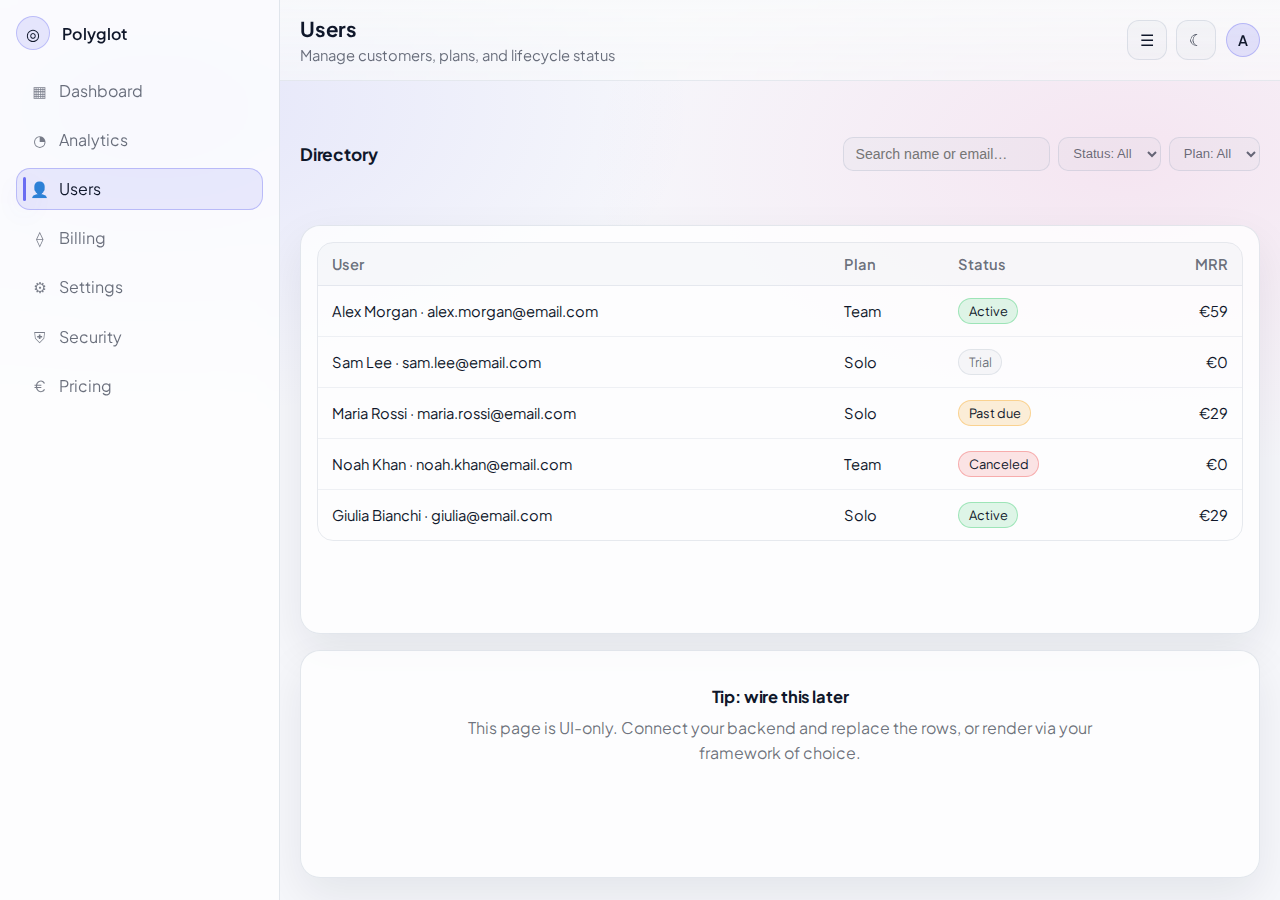
<file: src/users.html>
<!DOCTYPE html>
<html lang="en">
<head>
  <meta charset="UTF-8" />
  <meta name="viewport" content="width=device-width, initial-scale=1.0" />
  <title>Users · Polyglot Dashboard Kit</title>

  <link rel="preconnect" href="https://fonts.googleapis.com" />
  <link rel="preconnect" href="https://fonts.gstatic.com" crossorigin />
  <link
    href="https://fonts.googleapis.com/css2?family=Plus+Jakarta+Sans:wght@400;500;600;700&display=swap"
    rel="stylesheet"
  />

  <link rel="stylesheet" href="../style.css" />
  <script src="./main.js" defer></script>
</head>

<body class="page" data-sidebar="expanded" data-nav="closed">
  <div class="app-layout">

    <!-- SIDEBAR -->
    <aside class="sidebar">
      <div class="sidebar-header">
        <span class="logo-mark">◎</span>
        <span class="sidebar-title">Polyglot</span>
      </div>

      <nav class="sidebar-nav">
        <a class="nav-item" data-label="Dashboard" href="./dashboard.html">
          <span class="nav-icon" aria-hidden="true">▦</span>
          <span class="nav-label">Dashboard</span>
        </a>
        <a class="nav-item" data-label="Analytics" href="./analytics.html">
          <span class="nav-icon" aria-hidden="true">◔</span>
          <span class="nav-label">Analytics</span>
        </a>
        <a class="nav-item active" data-label="Users" href="./users.html">
          <span class="nav-icon" aria-hidden="true">👤</span>
          <span class="nav-label">Users</span>
        </a>
        <a class="nav-item" data-label="Billing" href="./billing.html">
          <span class="nav-icon" aria-hidden="true">⟠</span>
          <span class="nav-label">Billing</span>
        </a>
        <a class="nav-item" data-label="Settings" href="./settings.html">
          <span class="nav-icon" aria-hidden="true">⚙</span>
          <span class="nav-label">Settings</span>
        </a>
        <a class="nav-item" data-label="Security" href="./settings-security.html">
          <span class="nav-icon" aria-hidden="true">⛨</span>
          <span class="nav-label">Security</span>
        </a>
        <a class="nav-item" data-label="Pricing" href="./pricing.html">
          <span class="nav-icon" aria-hidden="true">€</span>
          <span class="nav-label">Pricing</span>
        </a>
      </nav>
    </aside>

    <!-- MOBILE OVERLAY -->
    <div class="overlay" data-overlay></div>

    <!-- MAIN -->
    <div class="app-main">
      <header class="app-header">
        <div>
          <h1 class="page-title">Users</h1>
          <p class="page-subtitle">Manage customers, plans, and lifecycle status</p>
        </div>

        <div class="app-actions">
          <button class="sidebar-toggle" type="button" aria-label="Toggle sidebar" data-sidebar-toggle>
            <span class="sidebar-toggle-icon">☰</span>
          </button>

          <button class="theme-toggle" type="button" aria-label="Toggle theme" data-theme-toggle>
            <span class="theme-toggle-icon">☾</span>
          </button>

          <div class="avatar">A</div>
        </div>
      </header>

      <main class="app-content">

        <section class="content-section">
          <header class="section-header section-header--table">
            <h2 class="section-title">Directory</h2>

            <div class="table-controls">
              <input
                type="search"
                class="table-search"
                placeholder="Search name or email…"
                aria-label="Search users"
                data-users-search
              />

              <select class="table-sort" aria-label="Filter by status" data-users-status>
                <option value="all">Status: All</option>
                <option value="active">Active</option>
                <option value="trial">Trial</option>
                <option value="past-due">Past due</option>
                <option value="canceled">Canceled</option>
              </select>

              <select class="table-sort" aria-label="Filter by plan" data-users-plan>
                <option value="all">Plan: All</option>
                <option value="solo">Solo</option>
                <option value="team">Team</option>
              </select>
            </div>
          </header>

          <div class="card reveal">
            <div class="table-wrap">
              <table class="table" data-users-table>
                <thead>
                  <tr>
                    <th>User</th>
                    <th>Plan</th>
                    <th>Status</th>
                    <th style="text-align:right;">MRR</th>
                  </tr>
                </thead>
                <tbody>
                  <tr data-status="active" data-plan="team">
                    <td>Alex Morgan · alex.morgan@email.com</td>
                    <td>Team</td>
                    <td><span class="pill pill--good">Active</span></td>
                    <td style="text-align:right;">€59</td>
                  </tr>
                  <tr data-status="trial" data-plan="solo">
                    <td>Sam Lee · sam.lee@email.com</td>
                    <td>Solo</td>
                    <td><span class="pill">Trial</span></td>
                    <td style="text-align:right;">€0</td>
                  </tr>
                  <tr data-status="past-due" data-plan="solo">
                    <td>Maria Rossi · maria.rossi@email.com</td>
                    <td>Solo</td>
                    <td><span class="pill pill--warn">Past due</span></td>
                    <td style="text-align:right;">€29</td>
                  </tr>
                  <tr data-status="canceled" data-plan="team">
                    <td>Noah Khan · noah.khan@email.com</td>
                    <td>Team</td>
                    <td><span class="pill pill--bad">Canceled</span></td>
                    <td style="text-align:right;">€0</td>
                  </tr>
                  <tr data-status="active" data-plan="solo">
                    <td>Giulia Bianchi · giulia@email.com</td>
                    <td>Solo</td>
                    <td><span class="pill pill--good">Active</span></td>
                    <td style="text-align:right;">€29</td>
                  </tr>
                </tbody>
              </table>
            </div>
          </div>

          <div class="card reveal reveal-delay-1">
            <div class="empty">
              <h3 class="empty-title">Tip: wire this later</h3>
              <p class="empty-text">
                This page is UI-only. Connect your backend and replace the rows, or render via your framework of choice.
              </p>
            </div>
          </div>
        </section>

      </main>
    </div>
  </div>
</body>
</html>
</file>
<file: style.css>
/* ===========================
   Base tokens + primitives
   =========================== */

:root {
  --space-1: 0.25rem;
  --space-2: 0.5rem;
  --space-3: 0.75rem;
  --space-4: 1rem;
  --space-5: 1.25rem;
  --space-6: 1.75rem;
  --space-7: 2.25rem;

  --radius-1: 12px;
  --radius-2: 16px;
  --radius-card: 20px;

  --font-sans: "Plus Jakarta Sans", ui-sans-serif, system-ui, -apple-system, Segoe UI, Roboto, Helvetica, Arial, "Apple Color Emoji", "Segoe UI Emoji";

  --color-bg: #f6f7fb;
  --color-text: #0f172a;
  --color-text-muted: rgba(15, 23, 42, 0.62);
  --color-card: rgba(255, 255, 255, 0.78);
  --color-border: rgba(148, 163, 184, 0.25);
  --color-accent: rgba(99, 102, 241, 0.95);
  --color-accent-soft: rgba(99, 102, 241, 0.12);

  --shadow-soft: 0 18px 45px rgba(15, 23, 42, 0.08);
  --shadow-float: 0 22px 70px rgba(15, 23, 42, 0.14);
}

body[data-theme="dark"] {
  --color-bg: #060a16;
  --color-text: rgba(226, 232, 240, 0.95);
  --color-text-muted: rgba(226, 232, 240, 0.66);
  --color-card: rgba(2, 6, 23, 0.72);
  --color-border: rgba(30, 64, 175, 0.35);
  --color-accent-soft: rgba(99, 102, 241, 0.18);
  --shadow-soft: 0 20px 60px rgba(0, 0, 0, 0.35);
  --shadow-float: 0 24px 90px rgba(0, 0, 0, 0.46);
}

*,
*::before,
*::after {
  box-sizing: border-box;
}

html,
body {
  height: 100%;
}

html {
  -webkit-text-size-adjust: 100%;
}

body {
  margin: 0;
  font-family: var(--font-sans);
  color: var(--color-text);
  background:
    radial-gradient(900px 520px at 12% 12%, rgba(99, 102, 241, 0.12), transparent 60%),
    radial-gradient(900px 520px at 88% 18%, rgba(236, 72, 153, 0.1), transparent 60%),
    linear-gradient(to bottom, var(--color-bg), var(--color-bg));
}

body[data-theme="dark"] {
  background:
    radial-gradient(900px 520px at 12% 12%, rgba(99, 102, 241, 0.2), transparent 60%),
    radial-gradient(900px 520px at 88% 18%, rgba(236, 72, 153, 0.12), transparent 60%),
    linear-gradient(to bottom, #060a16, #060a16);
}

a {
  color: inherit;
  text-decoration: none;
}

.page {
  min-height: 100vh;
}

.muted {
  margin: 0;
  color: var(--color-text-muted);
}

/* ===========================
   Reusable primitives
   =========================== */

.grid {
  display: grid;
  gap: 1rem;
}

.grid--2 {
  grid-template-columns: repeat(2, minmax(0, 1fr));
}

.grid--3 {
  grid-template-columns: repeat(3, minmax(0, 1fr));
}

.grid--4 {
  grid-template-columns: repeat(4, minmax(0, 1fr));
}

.section-header {
  display: grid;
  gap: var(--space-2);
}

.section-title {
  margin: 0;
  font-size: 1.08rem;
  letter-spacing: -0.01em;
}

.section-header--table {
  display: flex;
  align-items: center;
  justify-content: space-between;
  gap: 0.9rem;
}

.logo-mark {
  width: 34px;
  height: 34px;
  border-radius: 999px;
  display: inline-flex;
  align-items: center;
  justify-content: center;
  font-weight: 700;
  background: rgba(99, 102, 241, 0.14);
  border: 1px solid rgba(99, 102, 241, 0.32);
}

.button {
  display: inline-flex;
  align-items: center;
  justify-content: center;
  gap: 0.5rem;
  padding: 0.68rem 1rem;
  border-radius: 999px;
  border: 1px solid rgba(148, 163, 184, 0.25);
  background: rgba(148, 163, 184, 0.06);
  color: var(--color-text);
  font-weight: 600;
  font-size: 0.92rem;
  line-height: 1;
  cursor: pointer;
  transition: transform 0.16s ease, background 0.16s ease, border-color 0.16s ease;
}

.button:hover {
  transform: translateY(-1px);
  background: rgba(148, 163, 184, 0.12);
  border-color: rgba(148, 163, 184, 0.35);
}

.button--primary {
  background: var(--color-accent);
  border-color: rgba(99, 102, 241, 0.55);
  color: #fff;
  box-shadow: 0 18px 50px rgba(99, 102, 241, 0.25);
}

.button--primary:hover {
  background: rgba(99, 102, 241, 0.98);
  border-color: rgba(99, 102, 241, 0.75);
}

.button--ghost {
  background: rgba(148, 163, 184, 0.04);
}

.hero-actions {
  display: flex;
  gap: 0.7rem;
  flex-wrap: wrap;
}

.pill {
  display: inline-flex;
  align-items: center;
  padding: 0.25rem 0.6rem;
  border-radius: 999px;
  font-size: 0.8rem;
  border: 1px solid rgba(148, 163, 184, 0.22);
  color: var(--color-text-muted);
  background: rgba(148, 163, 184, 0.08);
}

.pill--good {
  border-color: rgba(34, 197, 94, 0.35);
  background: rgba(34, 197, 94, 0.14);
  color: var(--color-text);
}

.pill--warn {
  border-color: rgba(245, 158, 11, 0.35);
  background: rgba(245, 158, 11, 0.16);
  color: var(--color-text);
}

.pill--bad {
  border-color: rgba(239, 68, 68, 0.35);
  background: rgba(239, 68, 68, 0.14);
  color: var(--color-text);
}

/* ===========================
   App layout
   =========================== */

/* ===========================
   App layout (mobile-first)
   =========================== */

.app-layout {
  min-height: 100vh;
  width: 100%;
  min-width: 0;
  display: grid;
  grid-template-columns: 1fr; /* mobile = 1 column */
}

.app-main {
  min-width: 0;
  display: grid;
  grid-template-rows: auto 1fr;
}

/* Drawer sidebar (mobile default) */
.sidebar {
  position: fixed;
  top: 0;
  left: 0;
  height: 100dvh;
  width: min(320px, 86vw);
  padding: 1rem;
  z-index: 50;

  border-right: 1px solid rgba(148, 163, 184, 0.25);
  background: rgba(255, 255, 255, 0.75);
  backdrop-filter: blur(14px);
  overflow: auto;

  transform: translateX(-110%);
  transition: transform 0.2s ease;
}

body[data-theme="dark"] .sidebar {
  background: rgba(2, 6, 23, 0.82);
  border-right-color: rgba(30, 64, 175, 0.45);
}

/* open drawer */
body[data-nav="open"] .sidebar {
  transform: translateX(0);
}

/* overlay (mobile) */
.overlay {
  position: fixed;
  inset: 0;
  z-index: 40;
  background: rgba(15, 23, 42, 0.45);
  backdrop-filter: blur(2px);
  opacity: 0;
  pointer-events: none;
  transition: opacity 0.18s ease;
}

body[data-nav="open"] .overlay {
  opacity: 1;
  pointer-events: auto;
}

/* prevent iOS zoom on inputs */
input, select, textarea, button {
  font-size: 16px;
}

body[data-theme="dark"] .sidebar {
  background: rgba(2, 6, 23, 0.82);
  border-right-color: rgba(30, 64, 175, 0.45);
}

.sidebar-header {
  display: flex;
  align-items: center;
  gap: var(--space-3);
  margin-bottom: var(--space-5);
}

.sidebar-title {
  font-weight: 600;
  letter-spacing: 0.02em;
}

.sidebar-nav {
  display: grid;
  gap: var(--space-2);
}

.nav-item {
  position: relative;
  display: flex;
  align-items: center;
  gap: 0.6rem;
  padding: 0.6rem 0.8rem;
  border-radius: 14px;
  color: var(--color-text-muted);
  border: 1px solid transparent;
  transition: background 0.16s ease, border-color 0.16s ease, transform 0.16s ease;
}

.nav-item:hover {
  color: var(--color-text);
  background: rgba(148, 163, 184, 0.1);
  border-color: rgba(148, 163, 184, 0.25);
  transform: translateY(-1px);
}

.nav-item.is-active,
.nav-item.active {
  color: var(--color-text);
  background: var(--color-accent-soft);
  border-color: rgba(99, 102, 241, 0.35);
}

.nav-item.is-active::before,
.nav-item.active::before {
  content: "";
  position: absolute;
  left: 6px;
  top: 8px;
  bottom: 8px;
  width: 3px;
  border-radius: 999px;
  background: var(--color-accent);
  box-shadow: 0 10px 24px rgba(99, 102, 241, 0.25);
}

.nav-icon {
  width: 20px;
  height: 20px;
  display: inline-flex;
  align-items: center;
  justify-content: center;
  font-size: 0.95rem;
  opacity: 0.9;
}

.nav-label {
  line-height: 1;
}

.app-main {
  min-width: 0;
  display: grid;
  grid-template-rows: auto 1fr;
}

.app-header {
  position: sticky;
  top: 0;
  z-index: 15;
  display: flex;
  align-items: center;
  justify-content: space-between;
  gap: var(--space-4);
  padding: 1rem 1.25rem;
  backdrop-filter: blur(16px);
  background: linear-gradient(to bottom, rgba(249, 250, 251, 0.88), rgba(249, 250, 251, 0.6));
  border-bottom: 1px solid rgba(148, 163, 184, 0.2);
}

body[data-theme="dark"] .app-header {
  background: linear-gradient(to bottom, rgba(2, 6, 23, 0.92), rgba(2, 6, 23, 0.65));
  border-bottom-color: rgba(30, 64, 175, 0.35);
}

.page-title {
  margin: 0 0 0.25rem;
  font-size: 1.28rem;
  letter-spacing: -0.01em;
}

.page-subtitle {
  margin: 0;
  color: var(--color-text-muted);
  font-size: 0.92rem;
}

.app-actions {
  display: flex;
  align-items: center;
  gap: 0.6rem;
  flex-wrap: wrap;
}

.sidebar-toggle,
.theme-toggle {
  width: 40px;
  height: 40px;
  border-radius: 12px;
  border: 1px solid rgba(148, 163, 184, 0.25);
  background: rgba(148, 163, 184, 0.06);
  color: var(--color-text);
  display: inline-flex;
  align-items: center;
  justify-content: center;
  cursor: pointer;
  transition: background 0.16s ease, border-color 0.16s ease, transform 0.16s ease;
}

.sidebar-toggle:hover,
.theme-toggle:hover {
  background: rgba(148, 163, 184, 0.12);
  border-color: rgba(148, 163, 184, 0.35);
  transform: translateY(-1px);
}

.avatar {
  width: 34px;
  height: 34px;
  border-radius: 999px;
  display: inline-flex;
  align-items: center;
  justify-content: center;
  font-weight: 600;
  font-size: 0.9rem;
  background: rgba(99, 102, 241, 0.16);
  border: 1px solid rgba(99, 102, 241, 0.35);
}

.app-content {
  padding: 1.1rem 1.25rem 1.4rem;
  display: grid;
  gap: 1.6rem;
}

.content-section {
  display: grid;
  gap: 1rem;
}

/* desktop collapsed sidebar */
body[data-sidebar="collapsed"] .app-layout {
  grid-template-columns: 88px 1fr;
}

body[data-sidebar="collapsed"] .sidebar-title,
body[data-sidebar="collapsed"] .nav-label {
  display: none;
}

body[data-sidebar="collapsed"] .sidebar-header,
body[data-sidebar="collapsed"] .nav-item {
  justify-content: center;
}

body[data-sidebar="collapsed"] .nav-item {
  padding: 0.55rem;
}

body[data-sidebar="collapsed"] .nav-item::after {
  content: attr(data-label);
  position: absolute;
  left: 92px;
  white-space: nowrap;
  background: rgba(15, 23, 42, 0.98);
  color: rgba(255, 255, 255, 0.96);
  border: 1px solid rgba(255, 255, 255, 0.1);
  box-shadow: 0 18px 40px rgba(0, 0, 0, 0.28);
  padding: 0.42rem 0.62rem;
  border-radius: 12px;
  font-size: 0.78rem;
  opacity: 0;
  pointer-events: none;
  transform: translateY(2px) scale(0.98);
  transition: opacity 0.12s ease, transform 0.12s ease;
  z-index: 999;
}

body[data-sidebar="collapsed"] .nav-item:hover::after {
  opacity: 1;
  transform: translateY(0) scale(1);
}

.overlay {
  display: none;
}

/* ===========================
   Cards and content patterns
   =========================== */

.card {
  border-radius: var(--radius-card);
  padding: 1rem;
  background: var(--color-card);
  border: 1px solid var(--color-border);
  box-shadow: var(--shadow-soft);
}

.card-header {
  display: flex;
  align-items: flex-start;
  justify-content: space-between;
  gap: 0.9rem;
  margin-bottom: 0.9rem;
}

.card-label {
  margin: 0 0 0.35rem;
  color: var(--color-text-muted);
  font-size: 0.84rem;
}

.card-title {
  margin: 0;
  font-size: 1rem;
  letter-spacing: -0.01em;
}

.card-value {
  margin: 0;
  font-size: clamp(1.35rem, 1.1rem + 1vw, 1.65rem);
  letter-spacing: -0.02em;
}

.chip {
  display: inline-flex;
  align-items: center;
  padding: 0.35rem 0.6rem;
  border-radius: 999px;
  font-size: 0.8rem;
  border: 1px solid rgba(148, 163, 184, 0.22);
  background: rgba(99, 102, 241, 0.1);
  color: var(--color-text);
}

.chip--ghost {
  background: rgba(148, 163, 184, 0.06);
}

.activity-list {
  list-style: none;
  margin: 0;
  padding: 0;
  display: grid;
  gap: 0.72rem;
  color: var(--color-text-muted);
}

.activity-list li {
  padding-bottom: 0.72rem;
  border-bottom: 1px solid rgba(148, 163, 184, 0.18);
}

.activity-list li:last-child {
  border-bottom: 0;
  padding-bottom: 0;
}

.empty {
  text-align: center;
  padding: 1.15rem 1rem;
  display: grid;
  justify-items: center;
  gap: 0.6rem;
}

.empty-icon {
  width: 44px;
  height: 44px;
  border-radius: 14px;
  display: grid;
  place-items: center;
  font-size: 1.1rem;
  background: rgba(99, 102, 241, 0.12);
  border: 1px solid rgba(99, 102, 241, 0.25);
  box-shadow: 0 12px 32px rgba(99, 102, 241, 0.1);
}

.empty-title {
  margin: 0;
  font-size: 1.03rem;
  letter-spacing: -0.01em;
}

.empty-text {
  margin: 0;
  color: var(--color-text-muted);
  max-width: 52ch;
  line-height: 1.55;
}

.empty-actions {
  display: flex;
  gap: 0.65rem;
  flex-wrap: wrap;
  justify-content: center;
  margin-top: 0.35rem;
}

/* ===========================
   Tables + controls
   =========================== */

.table-controls {
  display: flex;
  align-items: center;
  gap: 0.5rem;
  flex-wrap: wrap;
}

.table-search,
.table-sort {
  border: 1px solid rgba(148, 163, 184, 0.25);
  background: rgba(148, 163, 184, 0.06);
  color: var(--color-text-muted);
}

.table-search {
  padding: 0.48rem 0.72rem;
  border-radius: 10px;
  font-size: 0.88rem;
  min-width: 190px;
}

.table-search:focus {
  outline: none;
  border-color: rgba(99, 102, 241, 0.5);
  background: rgba(99, 102, 241, 0.08);
}

.table-sort {
  display: inline-flex;
  align-items: center;
  gap: 0.25rem;
  padding: 0.48rem 0.64rem;
  font-size: 0.82rem;
  border-radius: 10px;
  cursor: pointer;
}

.table-sort:hover {
  background: rgba(148, 163, 184, 0.12);
  color: var(--color-text);
}

.table-sort.active {
  background: rgba(99, 102, 241, 0.12);
  border-color: rgba(99, 102, 241, 0.4);
  color: var(--color-text);
}

.sort-indicator {
  font-size: 0.7rem;
  opacity: 0.6;
}

.table-wrap {
  overflow-x: auto;
  border-radius: 16px;
  border: 1px solid rgba(148, 163, 184, 0.22);
  -webkit-overflow-scrolling: touch;
}

.table {
  width: 100%;
  border-collapse: collapse;
  background: transparent;
  font-size: 0.92rem;
}

.table thead th {
  text-align: left;
  font-weight: 600;
  color: var(--color-text-muted);
  padding: 0.75rem 0.9rem;
  border-bottom: 1px solid rgba(148, 163, 184, 0.18);
  background: rgba(148, 163, 184, 0.06);
  white-space: nowrap;
}

body[data-theme="dark"] .table thead th {
  background: rgba(30, 64, 175, 0.14);
}

.table tbody td {
  padding: 0.75rem 0.9rem;
  border-bottom: 1px solid rgba(148, 163, 184, 0.14);
  color: var(--color-text);
}

.table tbody tr {
  transition: background 0.12s ease;
}

.table tbody tr:hover td {
  background: rgba(99, 102, 241, 0.06);
}

.table tbody tr:last-child td {
  border-bottom: 0;
}

/* ===========================
   Visual placeholder blocks
   =========================== */

.chart {
  position: relative;
  border-radius: 16px;
  border: 1px solid rgba(148, 163, 184, 0.18);
  background: rgba(148, 163, 184, 0.04);
  overflow: hidden;
  padding: 1rem;
}

.chart-grid {
  position: absolute;
  inset: 0;
  background:
    linear-gradient(to right, rgba(148, 163, 184, 0.1) 1px, transparent 1px),
    linear-gradient(to bottom, rgba(148, 163, 184, 0.1) 1px, transparent 1px);
  background-size: 48px 48px;
  opacity: 0.45;
  pointer-events: none;
}

.chart-svg {
  position: relative;
  width: 100%;
  height: 220px;
  display: block;
}

.chart-line {
  fill: none;
  stroke: rgba(99, 102, 241, 0.95);
  stroke-width: 4;
  stroke-linecap: round;
  stroke-linejoin: round;
}

.chart-fill {
  fill: rgba(99, 102, 241, 0.12);
}

.chart-legend {
  position: relative;
  display: inline-flex;
  align-items: center;
  gap: 0.5rem;
  margin-top: 0.75rem;
}

.legend-dot {
  width: 10px;
  height: 10px;
  border-radius: 999px;
  background: rgba(99, 102, 241, 0.95);
}

.mini-bars {
  height: 220px;
  display: grid;
  grid-template-columns: repeat(12, 1fr);
  gap: 0.5rem;
  align-items: end;
  padding: 1rem;
  border-radius: 16px;
  border: 1px solid rgba(148, 163, 184, 0.18);
  background: rgba(148, 163, 184, 0.04);
}

.bar {
  border-radius: 10px;
  background: rgba(99, 102, 241, 0.22);
  border: 1px solid rgba(99, 102, 241, 0.25);
}

.donut {
  position: relative;
  display: grid;
  place-items: center;
  height: 220px;
  border-radius: 16px;
  border: 1px solid rgba(148, 163, 184, 0.18);
  background: rgba(148, 163, 184, 0.04);
  overflow: hidden;
}

.donut-ring {
  width: 140px;
  height: 140px;
  border-radius: 999px;
  border: 14px solid rgba(99, 102, 241, 0.18);
  border-top-color: rgba(99, 102, 241, 0.85);
  border-right-color: rgba(236, 72, 153, 0.32);
}

.donut-label {
  position: absolute;
  text-align: center;
}

.donut-title {
  margin: 0;
  font-size: 0.85rem;
  color: var(--color-text-muted);
}

.donut-value {
  margin: 0.15rem 0 0;
  font-size: 1.1rem;
  font-weight: 600;
}

.donut-legend {
  display: flex;
  gap: 0.5rem;
  flex-wrap: wrap;
  margin-top: 0.9rem;
}

/* ===========================
   Page-specific components
   =========================== */

.pricing-card-actions {
  margin-top: 1.2rem;
  padding-top: 1rem;
  border-top: 1px dashed rgba(148, 163, 184, 0.25);
  display: flex;
  justify-content: flex-start;
}

.pricing-card--highlight {
  box-shadow: 0 20px 60px rgba(99, 102, 241, 0.25), inset 0 0 0 1px rgba(99, 102, 241, 0.25);
}

#pricing-faq {
  margin-top: 1rem;
}

.plan-card {
  display: grid;
  gap: 0.85rem;
}

.plan-card--current {
  box-shadow: 0 20px 60px rgba(99, 102, 241, 0.16), inset 0 0 0 1px rgba(99, 102, 241, 0.18);
}

.plan-price {
  margin: 0;
  font-size: 1.9rem;
  letter-spacing: -0.03em;
}

.plan-price-muted {
  font-size: 1rem;
  opacity: 0.7;
  margin-left: 0.15rem;
}

.plan-list {
  margin: 0;
  padding-left: 1.05rem;
  color: var(--color-text-muted);
  display: grid;
  gap: 0.45rem;
}

.plan-actions {
  display: flex;
  gap: 0.6rem;
  flex-wrap: wrap;
  margin-top: 0.35rem;
}

.analytics-filterbar {
  display: flex;
  align-items: center;
  justify-content: space-between;
  gap: 1rem;
}

.analytics-filterbar-left {
  display: grid;
  gap: 0.25rem;
}

.analytics-filterbar-right {
  display: flex;
  gap: 0.6rem;
  flex-wrap: wrap;
  align-items: center;
}

.key-row {
  display: flex;
  justify-content: space-between;
  align-items: center;
  gap: 1rem;
  padding: 0.95rem 0;
  border-bottom: 1px solid rgba(148, 163, 184, 0.18);
}

.key-row:last-child {
  border-bottom: 0;
}

.key-title {
  margin: 0;
  font-weight: 600;
}

.key-meta {
  margin: 0.2rem 0 0;
  font-size: 0.9rem;
}

.key-actions {
  display: flex;
  gap: 0.55rem;
  align-items: center;
  flex-wrap: wrap;
  justify-content: flex-end;
}

.code-pill {
  font-family: ui-monospace, SFMono-Regular, Menlo, Monaco, Consolas, "Liberation Mono", "Courier New", monospace;
  font-size: 0.82rem;
  padding: 0.35rem 0.55rem;
  border-radius: 12px;
  border: 1px solid rgba(148, 163, 184, 0.25);
  background: rgba(148, 163, 184, 0.06);
  color: var(--color-text);
}

.danger {
  border-color: rgba(239, 68, 68, 0.28);
  background: linear-gradient(to bottom, rgba(239, 68, 68, 0.06), rgba(148, 163, 184, 0.02));
}

body[data-theme="dark"] .danger {
  background: linear-gradient(to bottom, rgba(239, 68, 68, 0.1), rgba(2, 6, 23, 0.35));
}

.danger-row {
  display: flex;
  align-items: center;
  justify-content: space-between;
  gap: 1rem;
  padding: 1rem 0;
  border-bottom: 1px solid rgba(239, 68, 68, 0.18);
}

.danger-row:last-child {
  border-bottom: 0;
}

.danger-title {
  margin: 0;
  font-weight: 600;
}

.danger-meta {
  margin: 0.2rem 0 0;
  font-size: 0.9rem;
}

.danger-button {
  border-color: rgba(239, 68, 68, 0.35);
  background: rgba(239, 68, 68, 0.08);
}

.danger-button:hover {
  background: rgba(239, 68, 68, 0.12);
  border-color: rgba(239, 68, 68, 0.55);
}

/* ===========================
   Motion + dark mode controls
   =========================== */

@keyframes fadeUp {
  from {
    opacity: 0;
    transform: translateY(6px);
  }
  to {
    opacity: 1;
    transform: translateY(0);
  }
}

.reveal {
  animation: fadeUp 0.45s ease-out both;
}

.reveal-delay-1 {
  animation-delay: 0.06s;
}

.reveal-delay-2 {
  animation-delay: 0.12s;
}

.reveal-delay-3 {
  animation-delay: 0.18s;
}

@media (prefers-reduced-motion: reduce) {
  .reveal {
    animation: none;
  }
}

body[data-theme="dark"] .sidebar-toggle,
body[data-theme="dark"] .theme-toggle,
body[data-theme="dark"] .table-search,
body[data-theme="dark"] .table-sort {
  background: rgba(30, 64, 175, 0.12);
  border-color: rgba(30, 64, 175, 0.45);
}

body[data-theme="dark"] .table-search:focus {
  border-color: rgba(99, 102, 241, 0.65);
  background: rgba(99, 102, 241, 0.14);
}

/* ===========================
   Responsive system (single source of truth)
   Mobile-first. Only min-width breakpoints.
   Breakpoints: 640 / 768 / 1024 / 1200
   =========================== */

/* Safety: never allow horizontal page scroll from wide children */
html,
body {
  width: 100%;
  max-width: 100%;
  overflow-x: hidden;
  -webkit-text-size-adjust: 100%;
}

/* Allow grid/flex children to shrink (prevents “zoomed-out” feel) */
.app-layout,
.app-main,
.app-content,
.content-section,
.card {
  min-width: 0;
}

/* Overlay is MOBILE-ONLY (drawer) by default */
.overlay {
  display: block;
}

/* --- Base (mobile) layout defaults --- */
/* Grids are 1 column on mobile */
.grid--2,
.grid--3,
.grid--4 {
  grid-template-columns: 1fr;
}

/* Make header work as a mobile app header */
.app-header {
  flex-direction: column;
  align-items: stretch;
  gap: 0.8rem;
  padding: 1rem;
}

.app-actions {
  width: 100%;
  justify-content: flex-start;
}

.app-content {
  padding: 1rem;
  gap: 1.25rem;
}

/* Tables: scroll instead of shrinking the whole UI */
.table-wrap {
  overflow-x: auto;
  -webkit-overflow-scrolling: touch;
}

.table {
  min-width: 680px;
}

/* Controls should be tap-friendly and never cause zoom */
input,
select,
textarea,
button {
  font-size: 16px;
}

/* Table header rows / key rows should stack comfortably on mobile */
.section-header--table,
.key-row,
.danger-row {
  flex-direction: column;
  align-items: stretch;
  gap: 0.75rem;
}

.key-actions {
  justify-content: flex-start;
}

/* Drawer sidebar (mobile) stays off-canvas */
.sidebar {
  position: fixed;
  top: 0;
  left: 0;
  height: 100dvh;
  width: min(320px, 86vw);
  transform: translateX(-110%);
  transition: transform 0.2s ease;
  z-index: 50;
}

body[data-nav="open"] .sidebar {
  transform: translateX(0);
}

body[data-nav="open"] .overlay {
  opacity: 1;
  pointer-events: auto;
}

body[data-nav="open"] {
  overflow: hidden;
}

/* --- >= 640px (small tablets / large phones) --- */
@media (min-width: 640px) {
  .app-header {
    flex-direction: row;
    align-items: center;
    justify-content: space-between;
    gap: var(--space-4);
    padding: 1rem 1.25rem;
  }

  .app-actions {
    width: auto;
  }

  .app-content {
    padding: 1.1rem 1.25rem 1.4rem;
    gap: 1.4rem;
  }

  .grid--2 {
    grid-template-columns: repeat(2, minmax(0, 1fr));
  }

  /* Keep 3/4 grids relaxed until bigger screens */
  .grid--3 {
    grid-template-columns: repeat(2, minmax(0, 1fr));
  }

  .grid--4 {
    grid-template-columns: repeat(2, minmax(0, 1fr));
  }

  .section-header--table,
  .key-row,
  .danger-row {
    flex-direction: row;
    align-items: center;
  }
}

/* --- >= 768px (tablet) --- */
@media (min-width: 768px) {
  .app-content {
    gap: 1.6rem;
  }

  .card {
    padding: 1rem;
  }

  .table {
    min-width: 720px;
  }
}

/* --- >= 1024px (desktop) --- */
@media (min-width: 1024px) {
  .app-layout {
    grid-template-columns: 280px 1fr;
  }

  /* Sidebar becomes normal (NOT fixed) */
  .sidebar {
    position: sticky;
    top: 0;
    height: 100vh;
    width: auto;
    transform: none;
    transition: none;
    z-index: 10;
  }

  /* Overlay not used on desktop */
  .overlay {
    display: none;
  }

  body[data-nav="open"] {
    overflow: auto;
  }

  /* Desktop grids */
  .grid--3 {
    grid-template-columns: repeat(3, minmax(0, 1fr));
  }

  .grid--4 {
    grid-template-columns: repeat(4, minmax(0, 1fr));
  }

  /* Collapsed sidebar only makes sense on desktop */
  body[data-sidebar="collapsed"] .app-layout {
    grid-template-columns: 88px 1fr;
  }

  body[data-sidebar="collapsed"] .sidebar-title,
  body[data-sidebar="collapsed"] .nav-label {
    display: none;
  }

  body[data-sidebar="collapsed"] .sidebar-header,
  body[data-sidebar="collapsed"] .nav-item {
    justify-content: center;
  }

  body[data-sidebar="collapsed"] .nav-item {
    padding: 0.55rem;
  }

  body[data-sidebar="collapsed"] .nav-item::after {
    content: attr(data-label);
    position: absolute;
    left: 92px;
    white-space: nowrap;
    background: rgba(15, 23, 42, 0.98);
    color: rgba(255, 255, 255, 0.96);
    border: 1px solid rgba(255, 255, 255, 0.1);
    box-shadow: 0 18px 40px rgba(0, 0, 0, 0.28);
    padding: 0.42rem 0.62rem;
    border-radius: 12px;
    font-size: 0.78rem;
    opacity: 0;
    pointer-events: none;
    transform: translateY(2px) scale(0.98);
    transition: opacity 0.12s ease, transform 0.12s ease;
    z-index: 999;
  }

  body[data-sidebar="collapsed"] .nav-item:hover::after {
    opacity: 1;
    transform: translateY(0) scale(1);
  }
}

/* --- >= 1200px (wide desktop) --- */
@media (min-width: 1200px) {
  .grid {
    gap: 1rem;
  }
}
</file>
